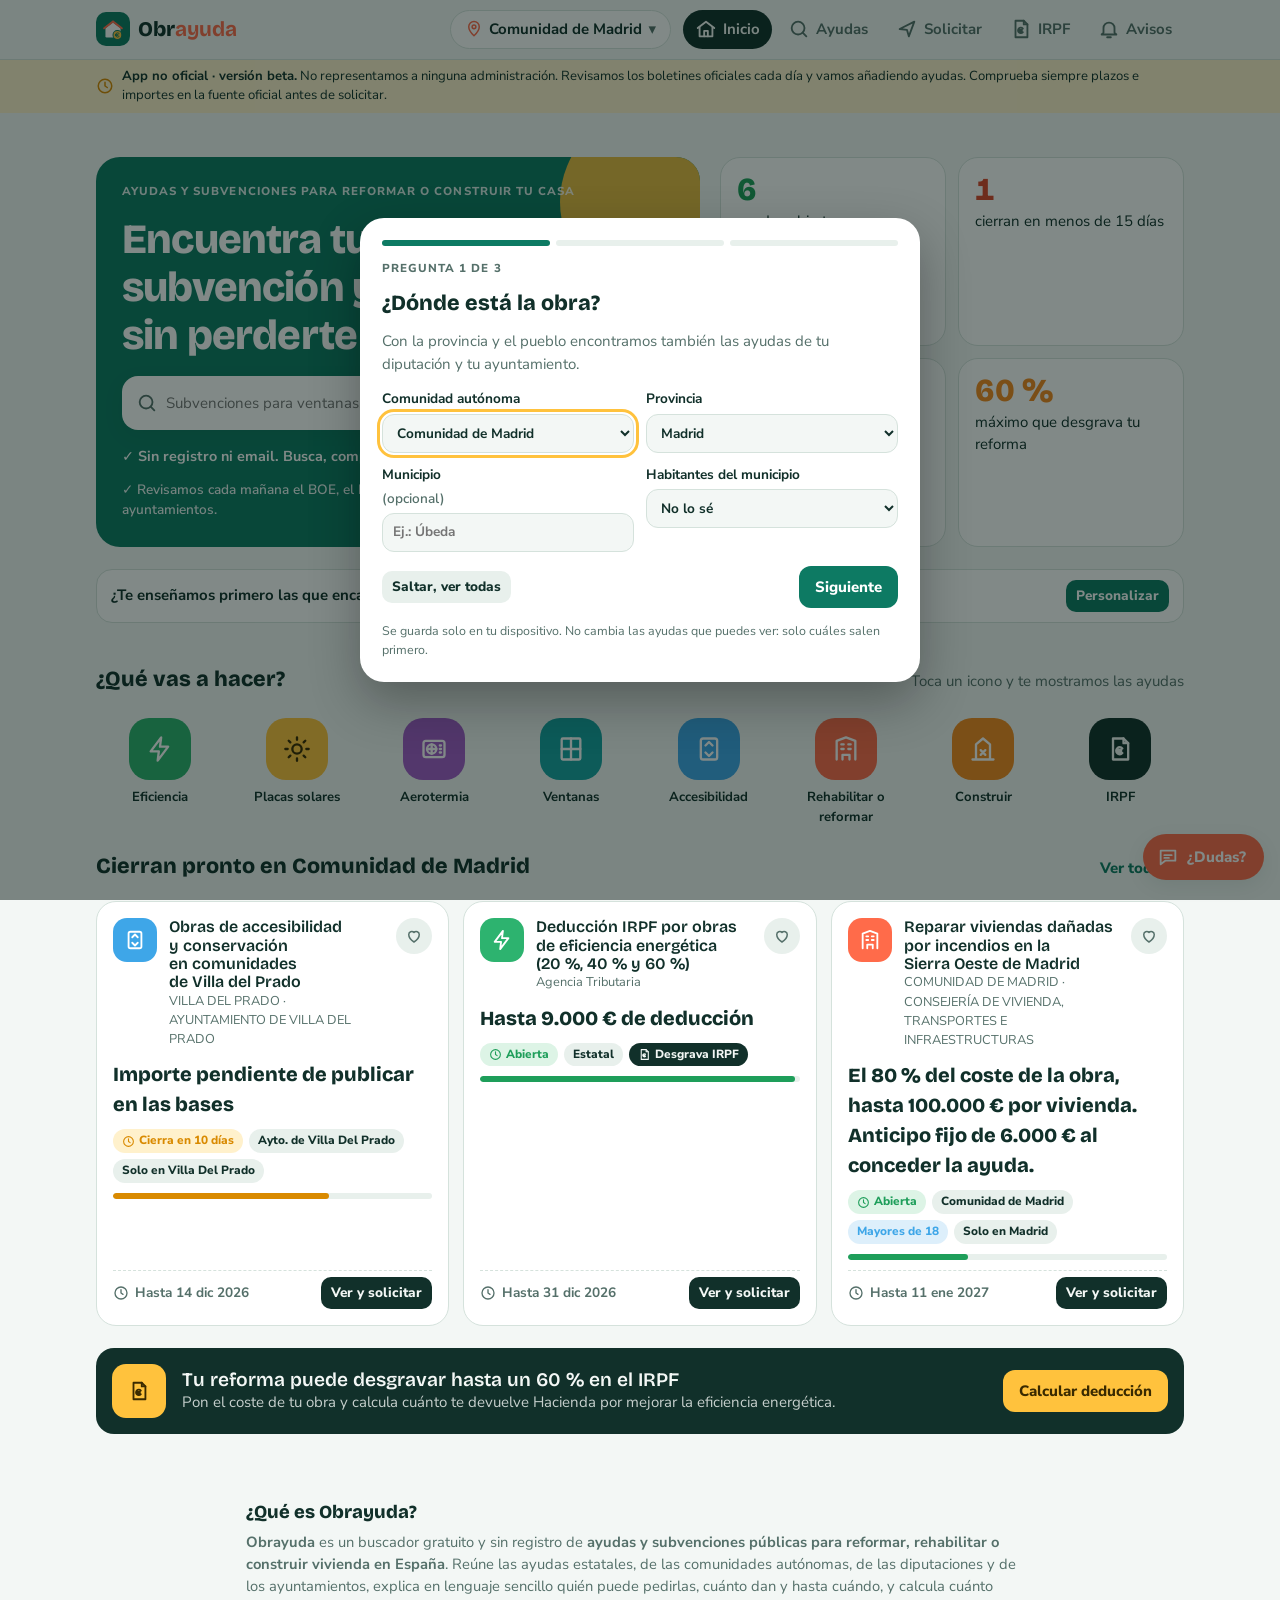
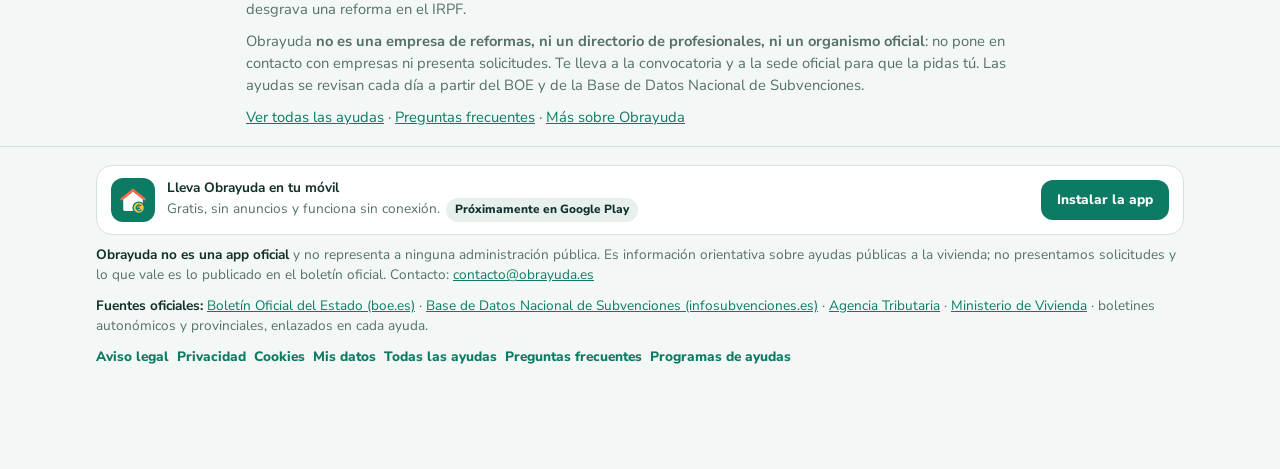
<file: web/index.html>
<!doctype html>
<html lang="es">
<head>
<meta charset="utf-8">
<meta name="viewport" content="width=device-width, initial-scale=1, viewport-fit=cover">
<meta name="description" content="Buscador de ayudas y subvenciones para reformar, rehabilitar o construir tu casa en España: estatales, de tu comunidad, tu diputación y tu ayuntamiento. Calcula la deducción del IRPF. Gratis y sin registro.">
<link rel="canonical" href="https://obrayuda.es/">
<meta property="og:type" content="website">
<meta property="og:url" content="https://obrayuda.es/">
<meta property="og:title" content="Obrayuda · Ayudas y subvenciones para reformar tu casa">
<meta property="og:description" content="Encuentra las subvenciones para tu obra, comprueba si cumples los requisitos y calcula cuánto te desgrava en el IRPF. Gratis y sin registro.">
<meta property="og:image" content="https://obrayuda.es/og.png">
<meta property="og:locale" content="es_ES">
<meta name="twitter:card" content="summary_large_image">
<script type="application/ld+json">
{"@context":"https://schema.org","@type":"WebApplication","name":"Obrayuda","url":"https://obrayuda.es/","applicationCategory":"FinanceApplication","operatingSystem":"Android, iOS, Web","inLanguage":"es","isAccessibleForFree":true,"offers":{"@type":"Offer","price":"0","priceCurrency":"EUR"},"description":"Buscador de ayudas y subvenciones para reformar, rehabilitar o construir vivienda en España, con calculadora de la deducción del IRPF por eficiencia energética."}
</script>
<meta name="theme-color" content="#0D7A63">
<link rel="manifest" href="manifest.webmanifest">
<link rel="icon" href="/favicon.ico" sizes="48x48">
<link rel="icon" href="icons/icon.svg" type="image/svg+xml">
<link rel="icon" href="icons/icon-96.png" type="image/png" sizes="96x96">
<script type="application/ld+json">
[{"@context":"https://schema.org","@type":"WebSite","name":"Obrayuda","alternateName":"Obrayuda.es","url":"https://obrayuda.es/"},
 {"@context":"https://schema.org","@type":"Organization","name":"Obrayuda","url":"https://obrayuda.es/","description":"Obrayuda es un buscador gratuito y sin registro de ayudas y subvenciones públicas para reformar, rehabilitar o construir vivienda en España. No es una empresa de reformas ni un directorio de profesionales.","logo":"https://obrayuda.es/icons/icon-512.png","email":"contacto@obrayuda.es"}]
</script>
<link rel="apple-touch-icon" href="icons/apple-touch-icon.png">
<style>
/* Reset base (equivalente al del prototipo) */
:root{color-scheme:light;padding-top:env(safe-area-inset-top,0px);padding-bottom:env(safe-area-inset-bottom,0px)}
body{margin:0;font:14px/1.5 system-ui,-apple-system,"Segoe UI",Roboto,sans-serif}
img{max-width:100%}
[hidden]{display:none!important}
</style>
<title>Obrayuda · Ayudas y subvenciones para reformar tu casa</title>
<link rel="preload" href="fonts/nunito-sans.woff2" as="font" type="font/woff2" crossorigin>
<link rel="preload" href="fonts/bricolage-grotesque.woff2" as="font" type="font/woff2" crossorigin>
<style>
/* Tipografías alojadas en la propia web (licencia SIL Open Font License, ver fonts/) */
@font-face{font-family:"Bricolage Grotesque";src:url(fonts/bricolage-grotesque.woff2) format("woff2-variations"),url(fonts/bricolage-grotesque.woff2) format("woff2");font-weight:200 800;font-style:normal;font-display:swap}
@font-face{font-family:"Nunito Sans";src:url(fonts/nunito-sans.woff2) format("woff2-variations"),url(fonts/nunito-sans.woff2) format("woff2");font-weight:200 1000;font-style:normal;font-display:swap}
</style>
<style>
/* Layout: app shell — header with location chip, view tabs (top on desktop, bottom bar on phone), one view at a time */
:root{
  --bg:#F3F7F5; --surface:#FFFFFF; --surface-2:#E8F0EC; --ink:#11302A; --muted:#55706A; --line:#D5E2DC;
  --brand:#0D7A63; --brand-ink:#FFFFFF; --sun:#FFC23D; --coral:#FF6B4A; --sky:#3EA6E8; --leaf:#2DB36F; --orange:#F28A1E; --teal:#16A3A3; --plum:#A35BC9;
  --ok:#1E9E5A; --warn:#D98A00; --bad:#D9472B;
  --ok-bg:#DDF4E6; --warn-bg:#FFF1CC; --bad-bg:#FFE2DA; --info-bg:#DDEFFB;
  --shadow:0 6px 20px rgba(17,48,42,.08);
  --f-display:"Bricolage Grotesque", "Avenir Next", system-ui, sans-serif;
  --f-body:"Nunito Sans", "Segoe UI", system-ui, sans-serif;
}
@media (prefers-color-scheme: dark){:root:not([data-theme="light"]){
  --bg:#0E1A17; --surface:#16251F; --surface-2:#1E3029; --ink:#E6F2EE; --muted:#9DB8B0; --line:#2A3F38;
  --brand:#33C29E; --brand-ink:#06201A; --sun:#FFCB57; --coral:#FF8466; --sky:#5DB8F0; --leaf:#45C882; --orange:#F59C3F; --teal:#2EC0C0; --plum:#C084E0;
  --ok:#4CD38A; --warn:#F2B33D; --bad:#FF7A5C;
  --ok-bg:#163A28; --warn-bg:#3A2F12; --bad-bg:#3D1F18; --info-bg:#132F42;
  --shadow:0 6px 20px rgba(0,0,0,.35); color-scheme:dark }}
:root[data-theme="dark"]{
  --bg:#0E1A17; --surface:#16251F; --surface-2:#1E3029; --ink:#E6F2EE; --muted:#9DB8B0; --line:#2A3F38;
  --brand:#33C29E; --brand-ink:#06201A; --sun:#FFCB57; --coral:#FF8466; --sky:#5DB8F0; --leaf:#45C882; --orange:#F59C3F; --teal:#2EC0C0; --plum:#C084E0;
  --ok:#4CD38A; --warn:#F2B33D; --bad:#FF7A5C;
  --ok-bg:#163A28; --warn-bg:#3A2F12; --bad-bg:#3D1F18; --info-bg:#132F42;
  --shadow:0 6px 20px rgba(0,0,0,.35); color-scheme:dark }

*{box-sizing:border-box}
body{background:var(--bg);color:var(--ink);font-family:var(--f-body);font-size:15px;line-height:1.5;padding-bottom:84px}
body::before{content:"";position:fixed;inset:0 0 auto;height:env(safe-area-inset-top,0px);z-index:30;background:var(--bg)}
h1,h2,h3{font-family:var(--f-display);line-height:1.15;text-wrap:balance;margin:0}
h1{font-size:clamp(1.7rem,4.5vw,2.6rem);font-weight:800;letter-spacing:-.02em}
h2{font-size:1.35rem;font-weight:800}
h3{font-size:1.05rem;font-weight:600}
p{margin:0}
a{color:var(--brand)}
button,input,select{font:inherit;color:inherit}
:focus-visible{outline:3px solid var(--sun);outline-offset:2px;border-radius:8px}
.wrap{max-width:1120px;margin:0 auto;padding-left:max(16px,env(safe-area-inset-left,0px));padding-right:max(16px,env(safe-area-inset-right,0px))}
.eyebrow{font-size:.72rem;font-weight:800;letter-spacing:.09em;text-transform:uppercase;color:var(--muted)}
.muted{color:var(--muted)}
.ico{width:22px;height:22px;flex:none;stroke:currentColor;fill:none;stroke-width:2;stroke-linecap:round;stroke-linejoin:round}

/* header */
header.top{position:sticky;top:env(safe-area-inset-top,0px);z-index:20;background:var(--bg);border-bottom:1px solid var(--line)}
.top .wrap{display:flex;align-items:center;gap:12px;padding-block:10px;flex-wrap:wrap}
.logo{display:flex;align-items:center;gap:8px;font-family:var(--f-display);font-weight:800;font-size:1.3rem;text-decoration:none;color:var(--ink)}
.logo-mark{width:34px;height:34px;border-radius:10px;background:var(--brand);display:grid;place-items:center;color:var(--brand-ink)}
.logo b{color:var(--coral)}
.loc{margin-left:auto;display:flex;align-items:center;gap:6px;background:var(--surface);border:1px solid var(--line);border-radius:999px;padding:4px 6px 4px 12px}
.loc select{border:0;background:transparent;font-weight:700;max-width:170px;padding:4px}
.tabs{display:flex;gap:4px}
.tab{display:flex;align-items:center;gap:6px;border:0;background:transparent;padding:8px 12px;border-radius:999px;font-weight:700;color:var(--muted);cursor:pointer}
.tab[aria-current="page"]{background:var(--ink);color:var(--bg)}
.tab .count{background:var(--coral);color:#fff;border-radius:999px;font-size:.7rem;padding:0 6px;min-width:18px;text-align:center}
@media (max-width:820px){
  .top .tabs{position:fixed;left:0;right:0;bottom:0;z-index:25;background:var(--surface);border-top:1px solid var(--line);justify-content:space-around;
    padding:6px max(8px,env(safe-area-inset-right,0px)) calc(6px + env(safe-area-inset-bottom,0px)) max(8px,env(safe-area-inset-left,0px))}
  .tab{flex-direction:column;gap:2px;font-size:.7rem;padding:6px 8px;position:relative}
  .tab .count{position:absolute;top:0;right:6px}
  .loc select{max-width:130px}
}

.demo{background:var(--warn-bg);color:var(--ink);font-size:.82rem}
.demo .wrap{padding-block:7px;display:flex;gap:8px;align-items:center}

main{padding-block:22px 40px}
section.view{display:flex;flex-direction:column;gap:22px}

/* hero */
.hero{display:grid;grid-template-columns:1.3fr 1fr;gap:20px;align-items:stretch}
.hero-main{background:var(--brand);color:var(--brand-ink);border-radius:24px;padding:26px;display:flex;flex-direction:column;gap:16px;position:relative;overflow:hidden}
.hero-main::after{content:"";position:absolute;right:-50px;top:-50px;width:190px;height:190px;border-radius:50%;background:var(--sun);opacity:.9}
.hero-main::before{content:"";position:absolute;right:70px;top:90px;width:70px;height:70px;border-radius:18px;background:var(--coral);transform:rotate(18deg);opacity:.9}
.hero-main > *{position:relative;z-index:1;max-width:520px}
.search{display:flex;align-items:center;gap:8px;background:var(--surface);color:var(--ink);border-radius:16px;padding:6px 6px 6px 14px;box-shadow:var(--shadow)}
.search input{border:0;background:transparent;flex:1;min-width:0;padding:8px 0;outline:none}
.btn{display:inline-flex;align-items:center;justify-content:center;gap:6px;border:0;border-radius:12px;padding:10px 16px;font-weight:800;cursor:pointer;text-decoration:none;background:var(--ink);color:var(--bg)}
.btn.alt{background:var(--surface-2);color:var(--ink)}
.btn.brand{background:var(--brand);color:var(--brand-ink)}
.btn.sm{padding:6px 10px;font-size:.85rem;border-radius:10px}
.btn:disabled{opacity:.45;cursor:not-allowed}
.stats{display:grid;grid-template-columns:1fr 1fr;gap:12px}
.stat{background:var(--surface);border-radius:20px;padding:16px;display:flex;flex-direction:column;gap:4px;border:1px solid var(--line);cursor:pointer;text-align:left}
.stat b{font-family:var(--f-display);font-size:2rem;font-weight:800;font-variant-numeric:tabular-nums;line-height:1}
.stat.s1 b{color:var(--ok)} .stat.s2 b{color:var(--bad)} .stat.s3 b{color:var(--sky)} .stat.s4 b{color:var(--orange)}

/* quick icons */
.quick{display:grid;grid-template-columns:repeat(8,1fr);gap:10px}
.qi{display:flex;flex-direction:column;align-items:center;gap:8px;border:0;background:transparent;cursor:pointer;font-weight:700;font-size:.82rem;text-align:center;padding:4px}
.qi span.b{width:62px;height:62px;border-radius:20px;display:grid;place-items:center;color:#fff;transition:transform .15s}
.qi:hover span.b{transform:translateY(-3px) rotate(-4deg)}
.qi .ico{width:28px;height:28px}
@media (max-width:820px){.hero{grid-template-columns:1fr}.quick{grid-template-columns:repeat(4,1fr)}}
.c-eficiencia{background:var(--leaf)} .c-solar{background:var(--sun);color:#3A2A00!important} .c-accesibilidad{background:var(--sky)}
.c-rehabilitacion{background:var(--coral)} .c-construccion{background:var(--orange)} .c-ventanas{background:var(--teal)} .c-aerotermia{background:var(--plum)} .c-irpf{background:var(--ink);color:var(--bg)!important}

.row-head{display:flex;align-items:baseline;justify-content:space-between;gap:12px;flex-wrap:wrap}
.linkbtn{border:0;background:none;color:var(--brand);font-weight:800;cursor:pointer;padding:0}

/* cards */
.grid{display:grid;grid-template-columns:repeat(auto-fill,minmax(300px,1fr));gap:14px}
.card{background:var(--surface);border:1px solid var(--line);border-radius:20px;padding:16px;display:flex;flex-direction:column;gap:10px;min-width:0}
.card-top{display:flex;gap:12px;align-items:flex-start}
.card-ico{width:44px;height:44px;border-radius:14px;display:grid;place-items:center;color:#fff;flex:none}
.card-title{flex:1;min-width:0}
.card-title h3{font-size:1rem}
.org{font-size:.8rem;color:var(--muted)}
.fav{border:0;background:var(--surface-2);width:36px;height:36px;border-radius:50%;display:grid;place-items:center;cursor:pointer;color:var(--muted);flex:none}
.fav[aria-pressed="true"]{color:var(--coral)}
.fav[aria-pressed="true"] .ico{fill:var(--coral)}
.amount{font-family:var(--f-display);font-weight:800;font-size:1.25rem}
.chips{display:flex;flex-wrap:wrap;gap:6px}
.chip{font-size:.74rem;font-weight:800;padding:3px 9px;border-radius:999px;background:var(--surface-2);color:var(--ink);display:inline-flex;align-items:center;gap:4px;white-space:nowrap}
.chip.ok{background:var(--ok-bg);color:var(--ok)} .chip.warn{background:var(--warn-bg);color:var(--warn)} .chip.bad{background:var(--bad-bg);color:var(--bad)} .chip.info{background:var(--info-bg);color:var(--sky)}
.chip.irpf{background:var(--ink);color:var(--bg)}
.chip .ico{width:13px;height:13px}
.card-foot{display:flex;align-items:center;justify-content:space-between;gap:8px;margin-top:auto;padding-top:6px;border-top:1px dashed var(--line);flex-wrap:wrap}
.deadline{font-size:.85rem;font-weight:700;display:flex;align-items:center;gap:6px}
.bar{height:6px;border-radius:6px;background:var(--surface-2);overflow:hidden}
.bar i{display:block;height:100%;border-radius:6px}

/* filters */
.filters{display:flex;flex-direction:column;gap:12px;background:var(--surface);border:1px solid var(--line);border-radius:20px;padding:14px}
.frow{display:flex;gap:8px;flex-wrap:wrap;align-items:center}
.pill{border:1.5px solid var(--line);background:var(--bg);border-radius:999px;padding:6px 12px;font-weight:700;font-size:.85rem;cursor:pointer;display:inline-flex;align-items:center;gap:6px}
.pill .dot{width:10px;height:10px;border-radius:50%}
.pill[aria-pressed="true"]{background:var(--ink);color:var(--bg);border-color:var(--ink)}
.flabel{font-size:.72rem;font-weight:800;letter-spacing:.08em;text-transform:uppercase;color:var(--muted);min-width:70px}
select.sel,input.inp{background:var(--bg);border:1.5px solid var(--line);border-radius:12px;padding:8px 10px;min-width:0}
.empty{padding:30px;text-align:center;border:2px dashed var(--line);border-radius:20px;color:var(--muted)}

/* drawer */
.scrim{position:fixed;inset:0;background:rgba(5,20,16,.45);z-index:40}
.drawer{position:fixed;top:0;right:0;bottom:0;width:min(560px,100%);background:var(--bg);z-index:41;overflow-y:auto;
  padding:calc(18px + env(safe-area-inset-top,0px)) max(18px,env(safe-area-inset-right,0px)) calc(24px + env(safe-area-inset-bottom,0px)) 18px;display:flex;flex-direction:column;gap:16px;box-shadow:-10px 0 40px rgba(0,0,0,.2)}
.drawer .close{align-self:flex-end}
.box{background:var(--surface);border:1px solid var(--line);border-radius:18px;padding:16px;display:flex;flex-direction:column;gap:10px}
ul.list{margin:0;padding:0;list-style:none;display:flex;flex-direction:column;gap:8px}
ul.list li{display:flex;gap:10px;align-items:flex-start}
ul.list li .ico{color:var(--brand);width:18px;height:18px;margin-top:2px}
ol.steps{margin:0;padding:0;list-style:none;counter-reset:s;display:flex;flex-direction:column;gap:10px}
ol.steps li{counter-increment:s;display:flex;gap:10px}
ol.steps li::before{content:counter(s);flex:none;width:26px;height:26px;border-radius:50%;background:var(--sun);color:#3A2A00;font-weight:800;display:grid;place-items:center;font-size:.85rem}

/* wizard */
.wiz-head{display:flex;gap:8px;flex-wrap:wrap}
.wstep{flex:1;min-width:120px;display:flex;align-items:center;gap:8px;padding:10px 12px;border-radius:14px;background:var(--surface);border:1.5px solid var(--line);cursor:pointer;font-weight:700;font-size:.88rem;text-align:left}
.wstep .n{width:24px;height:24px;border-radius:50%;background:var(--surface-2);display:grid;place-items:center;font-size:.8rem;flex:none}
.wstep[aria-current="step"]{border-color:var(--brand)}
.wstep[aria-current="step"] .n{background:var(--brand);color:var(--brand-ink)}
.wstep.done .n{background:var(--ok);color:#fff}
.check{display:flex;gap:10px;align-items:flex-start;padding:10px 12px;border-radius:12px;background:var(--bg);cursor:pointer}
.check input{width:20px;height:20px;accent-color:var(--brand);flex:none;margin-top:1px}
.doc{display:flex;align-items:center;gap:10px;padding:10px 12px;border-radius:12px;background:var(--bg);flex-wrap:wrap}
.doc .name{flex:1;min-width:160px}
.doc .file{font-size:.8rem;color:var(--ok);font-weight:700}
.upl{position:relative;overflow:hidden}
.upl input{position:absolute;inset:0;opacity:0;cursor:pointer}
.form{display:grid;grid-template-columns:1fr 1fr;gap:12px}
.form label{display:flex;flex-direction:column;gap:4px;font-weight:700;font-size:.85rem}
.form .full{grid-column:1/-1}
@media (max-width:560px){.form{grid-template-columns:1fr}}
.progress{display:flex;align-items:center;gap:10px;font-weight:800}
.progress .bar{flex:1;height:10px}
pre.sum{white-space:pre-wrap;background:var(--bg);border-radius:12px;padding:12px;font-size:.85rem;margin:0;font-family:ui-monospace,Menlo,monospace;overflow-x:auto}
.two{display:grid;grid-template-columns:1.2fr 1fr;gap:16px;align-items:start}
@media (max-width:820px){.two{grid-template-columns:1fr}}

/* irpf */
.mods{display:grid;grid-template-columns:repeat(3,1fr);gap:10px}
@media (max-width:620px){.mods{grid-template-columns:1fr}}
.mod{border:2px solid var(--line);background:var(--surface);border-radius:18px;padding:14px;cursor:pointer;text-align:left;display:flex;flex-direction:column;gap:4px}
.mod b{font-family:var(--f-display);font-size:2rem;font-weight:800;line-height:1}
.mod[aria-pressed="true"]{border-color:var(--brand);background:var(--ok-bg)}
.mod small{color:var(--muted);font-size:.8rem}
.tbl-wrap{overflow-x:auto}
table{width:100%;border-collapse:collapse;font-size:.88rem}
th{text-align:left;font-size:.72rem;letter-spacing:.07em;text-transform:uppercase;color:var(--muted);padding:6px 8px;border-bottom:1px solid var(--line)}
td{padding:6px 8px;border-bottom:1px solid var(--line);vertical-align:middle}
td input,td select{width:100%;min-width:90px;background:var(--bg);border:1px solid var(--line);border-radius:8px;padding:5px 7px}
td.num,th.num{text-align:right;font-variant-numeric:tabular-nums}
.rm{border:0;background:none;color:var(--bad);cursor:pointer;padding:4px}
.result{background:var(--ink);color:var(--bg);border-radius:20px;padding:18px;display:flex;flex-direction:column;gap:8px}
.result .big{font-family:var(--f-display);font-size:2.6rem;font-weight:800;color:var(--sun);line-height:1;font-variant-numeric:tabular-nums}
.kv{display:flex;justify-content:space-between;gap:10px;font-size:.9rem;font-variant-numeric:tabular-nums}
.alert{display:flex;gap:10px;align-items:flex-start;padding:10px 12px;border-radius:12px;font-size:.88rem}
.alert.bad{background:var(--bad-bg)} .alert.ok{background:var(--ok-bg)} .alert.info{background:var(--info-bg)}
.drop{border:2px dashed var(--brand);border-radius:16px;padding:18px;text-align:center;display:flex;flex-direction:column;align-items:center;gap:6px;background:var(--bg)}
.drop.over{background:var(--ok-bg)}

/* avisos */
.toggle{display:flex;align-items:center;gap:12px;justify-content:space-between;padding:10px 0;border-bottom:1px solid var(--line)}
.sw{appearance:none;width:46px;height:26px;border-radius:999px;background:var(--line);position:relative;cursor:pointer;flex:none;transition:background .15s}
.sw::after{content:"";position:absolute;top:3px;left:3px;width:20px;height:20px;border-radius:50%;background:#fff;transition:left .15s}
.sw:checked{background:var(--brand)} .sw:checked::after{left:23px}
.src{display:flex;gap:12px;align-items:flex-start}
.src .card-ico{width:38px;height:38px;border-radius:12px}
.toast{position:fixed;left:50%;transform:translateX(-50%);bottom:calc(96px + env(safe-area-inset-bottom,0px));background:var(--ink);color:var(--bg);padding:10px 16px;border-radius:12px;font-weight:700;z-index:60}
.btn.danger{background:var(--bad);color:#fff}
.foot{border-top:1px solid var(--line);font-size:.85rem;color:var(--muted)}
.foot .wrap{padding-block:18px;display:flex;flex-direction:column;gap:10px}
.que-es{padding-block:28px 8px;color:var(--muted);font-size:.92rem;max-width:820px}
.que-es h2{color:var(--ink);font-size:1.15rem;margin-bottom:8px}
.que-es p{margin:0 0 10px}
.app-cta{display:flex;gap:12px;align-items:center;flex-wrap:wrap;background:var(--surface);border:1px solid var(--line);border-radius:16px;padding:12px 14px}
.cookie{position:fixed;left:0;right:0;bottom:0;z-index:50;padding:0 max(12px,env(safe-area-inset-right,0px)) calc(12px + env(safe-area-inset-bottom,0px)) max(12px,env(safe-area-inset-left,0px))}
.cookie{pointer-events:none}
.cookie .in{pointer-events:auto;max-width:760px;margin:0 auto;background:var(--surface);border:1px solid var(--line);border-radius:18px;box-shadow:var(--shadow);padding:16px;display:flex;flex-direction:column;gap:10px}
@media (max-width:820px){.cookie{bottom:calc(64px + env(safe-area-inset-bottom,0px));padding-bottom:12px}}
.legal{display:flex;flex-direction:column;gap:10px;max-width:65ch}
.legal h3{margin-top:8px}
.legal p,.legal li{font-size:.9rem}
.legal ul{margin:0;padding-left:20px;display:flex;flex-direction:column;gap:4px}
.legal .ph{background:var(--warn-bg);padding:0 4px;border-radius:4px}
.legal-mini{display:grid;gap:4px;font-size:.8rem;color:var(--muted);border-top:1px dashed var(--line);padding-top:8px}
.legal-mini b{color:var(--ink);margin-right:6px}
button.loc{font:inherit;font-weight:700;color:var(--ink);cursor:pointer;padding:7px 14px;max-width:240px}
#loc-label{overflow:hidden;text-overflow:ellipsis;white-space:nowrap;min-width:0}
.onb{position:fixed;inset:0;z-index:47;background:rgba(5,20,16,.5);display:grid;place-items:center;padding:calc(16px + env(safe-area-inset-top,0px)) max(16px,env(safe-area-inset-right,0px)) calc(16px + env(safe-area-inset-bottom,0px)) max(16px,env(safe-area-inset-left,0px));overflow-y:auto}
.onb-card{background:var(--surface);border-radius:24px;width:min(560px,100%);padding:22px;display:flex;flex-direction:column;gap:14px;box-shadow:0 20px 50px rgba(0,0,0,.3)}
.onb-dots{display:flex;gap:6px}
.onb-dots i{flex:1;height:6px;border-radius:6px;background:var(--surface-2)}
.onb-dots i.on{background:var(--brand)}
.opts{display:grid;grid-template-columns:repeat(auto-fill,minmax(130px,1fr));gap:8px}
.opt{display:flex;align-items:center;gap:10px;border:2px solid var(--line);background:var(--bg);border-radius:14px;padding:10px;cursor:pointer;font-weight:700;text-align:left;font-size:.9rem}
.opt .card-ico{width:34px;height:34px;border-radius:10px}
.opt .card-ico .ico{width:18px;height:18px}
.opt[aria-pressed="true"]{border-color:var(--brand);background:var(--ok-bg)}
.opts.col{grid-template-columns:1fr}
.perfil{display:flex;align-items:center;gap:10px;flex-wrap:wrap;background:var(--surface);border:1px solid var(--line);border-radius:16px;padding:10px 14px}
.chip.fit{background:var(--sun);color:#3A2A00}
/* chat */
.chat-fab{position:fixed;right:max(16px,env(safe-area-inset-right,0px));bottom:calc(20px + env(safe-area-inset-bottom,0px));z-index:35;display:flex;align-items:center;gap:8px;border:0;border-radius:999px;padding:12px 18px 12px 14px;background:var(--coral);color:#fff;font-weight:800;cursor:pointer;box-shadow:var(--shadow)}
.chat{position:fixed;right:max(16px,env(safe-area-inset-right,0px));bottom:calc(20px + env(safe-area-inset-bottom,0px));z-index:45;width:min(390px,calc(100% - 32px));height:min(600px,calc(100% - 120px));background:var(--surface);border:1px solid var(--line);border-radius:22px;box-shadow:0 20px 50px rgba(0,0,0,.25);display:flex;flex-direction:column;overflow:hidden}
.chat-head{display:flex;align-items:center;gap:10px;padding:12px 14px;background:var(--brand);color:var(--brand-ink)}
.chat-head .close{margin-left:auto;border:0;background:rgba(255,255,255,.2);color:inherit;width:32px;height:32px;border-radius:50%;cursor:pointer;display:grid;place-items:center}
.chat-log{flex:1;overflow-y:auto;padding:14px;display:flex;flex-direction:column;gap:10px;background:var(--bg)}
.msg{max-width:88%;padding:10px 12px;border-radius:16px;font-size:.92rem;min-width:0}
.msg.bot{background:var(--surface);border:1px solid var(--line);border-bottom-left-radius:4px;align-self:flex-start}
.msg.me{background:var(--ink);color:var(--bg);border-bottom-right-radius:4px;align-self:flex-end}
.msg p+p{margin-top:6px}
.sugg{display:flex;flex-wrap:wrap;gap:6px}
.sugg button{border:1.5px solid var(--brand);background:var(--surface);color:var(--brand);border-radius:999px;padding:5px 10px;font-weight:700;font-size:.8rem;cursor:pointer;text-align:left}
.chat-in{display:flex;gap:8px;padding:10px;border-top:1px solid var(--line)}
.chat-in input{flex:1;min-width:0;background:var(--bg);border:1.5px solid var(--line);border-radius:12px;padding:9px 12px}
@media (max-width:820px){
  .chat-fab{bottom:calc(76px + env(safe-area-inset-bottom,0px));padding:12px}
  .chat-fab .lbl{display:none}
  .chat{right:0;left:0;bottom:0;width:100%;height:85%;border-radius:22px 22px 0 0;padding-bottom:env(safe-area-inset-bottom,0px)}
}
@media (prefers-reduced-motion:reduce){*{transition:none!important}}
</style>

</head>
<body>
<svg width="0" height="0" style="position:absolute" aria-hidden="true">
  <symbol id="i-home" viewBox="0 0 24 24"><path d="M3 11l9-7 9 7"/><path d="M5 10v10h14V10"/><path d="M10 20v-6h4v6"/></symbol>
  <symbol id="i-search" viewBox="0 0 24 24"><circle cx="11" cy="11" r="7"/><path d="M20 20l-4-4"/></symbol>
  <symbol id="i-eficiencia" viewBox="0 0 24 24"><path d="M13 2L4 14h7l-1 8 9-12h-7z"/></symbol>
  <symbol id="i-solar" viewBox="0 0 24 24"><circle cx="12" cy="12" r="4"/><path d="M12 2v2M12 20v2M4.9 4.9l1.4 1.4M17.7 17.7l1.4 1.4M2 12h2M20 12h2M4.9 19.1l1.4-1.4M17.7 6.3l1.4-1.4"/></symbol>
  <symbol id="i-accesibilidad" viewBox="0 0 24 24"><rect x="5" y="3" width="14" height="18" rx="2"/><path d="M9 9l3-3 3 3M9 15l3 3 3-3"/></symbol>
  <symbol id="i-rehabilitacion" viewBox="0 0 24 24"><path d="M4 21V5l8-3 8 3v16"/><path d="M9 21v-4h6v4M8 8h2M14 8h2M8 12h2M14 12h2"/></symbol>
  <symbol id="i-construccion" viewBox="0 0 24 24"><path d="M3 21h18M6 21V8l6-5 6 5v13"/><path d="M14 13l-4 4M10 13l4 4"/></symbol>
  <symbol id="i-ventanas" viewBox="0 0 24 24"><rect x="4" y="3" width="16" height="18" rx="1"/><path d="M12 3v18M4 12h16"/></symbol>
  <symbol id="i-aerotermia" viewBox="0 0 24 24"><rect x="3" y="5" width="18" height="14" rx="2"/><circle cx="10" cy="12" r="4"/><path d="M10 8v8M6 12h8M17 9h1M17 12h1M17 15h1"/></symbol>
  <symbol id="i-irpf" viewBox="0 0 24 24"><path d="M6 3h9l4 4v14H6z"/><path d="M15 3v4h4"/><path d="M14 11.5a3 3 0 100 4M9 13h4M9 14.5h4"/></symbol>
  <symbol id="i-doc" viewBox="0 0 24 24"><path d="M6 3h9l4 4v14H6z"/><path d="M15 3v4h4M9 12h6M9 16h6"/></symbol>
  <symbol id="i-bell" viewBox="0 0 24 24"><path d="M6 16V11a6 6 0 1112 0v5l2 2H4z"/><path d="M10 21h4"/></symbol>
  <symbol id="i-pin" viewBox="0 0 24 24"><path d="M12 21s7-6.5 7-12a7 7 0 10-14 0c0 5.5 7 12 7 12z"/><circle cx="12" cy="9" r="2.5"/></symbol>
  <symbol id="i-check" viewBox="0 0 24 24"><path d="M5 12l5 5 9-10"/></symbol>
  <symbol id="i-heart" viewBox="0 0 24 24"><path d="M12 20s-7-4.4-7-10a4 4 0 017-2.6A4 4 0 0119 10c0 5.6-7 10-7 10z"/></symbol>
  <symbol id="i-clock" viewBox="0 0 24 24"><circle cx="12" cy="12" r="9"/><path d="M12 7v5l3 2"/></symbol>
  <symbol id="i-upload" viewBox="0 0 24 24"><path d="M12 16V4M7 9l5-5 5 5"/><path d="M4 16v4h16v-4"/></symbol>
  <symbol id="i-x" viewBox="0 0 24 24"><path d="M6 6l12 12M18 6L6 18"/></symbol>
  <symbol id="i-ext" viewBox="0 0 24 24"><path d="M14 4h6v6M20 4l-9 9"/><path d="M18 14v6H4V6h6"/></symbol>
  <symbol id="i-send" viewBox="0 0 24 24"><path d="M4 12l16-8-6 16-2-7z"/></symbol>
  <symbol id="i-trash" viewBox="0 0 24 24"><path d="M4 7h16M9 7V4h6v3M6 7l1 13h10l1-13"/></symbol>
  <symbol id="i-copy" viewBox="0 0 24 24"><rect x="8" y="8" width="12" height="12" rx="2"/><path d="M16 8V4H4v12h4"/></symbol>
  <symbol id="i-boe" viewBox="0 0 24 24"><path d="M4 4h12l4 4v12H4z"/><path d="M8 10h8M8 14h8M8 18h5"/></symbol>
  <symbol id="i-db" viewBox="0 0 24 24"><ellipse cx="12" cy="6" rx="7" ry="3"/><path d="M5 6v12c0 1.7 3.1 3 7 3s7-1.3 7-3V6M5 12c0 1.7 3.1 3 7 3s7-1.3 7-3"/></symbol>
  <symbol id="i-chat" viewBox="0 0 24 24"><path d="M4 5h16v11H9l-5 4z"/><path d="M8 10h8M8 13h5"/></symbol>
  <symbol id="i-city" viewBox="0 0 24 24"><path d="M3 21h18M5 21V10l5-3v14M10 21V4l9 4v13M13 10h3M13 14h3M13 18h3"/></symbol>
</svg>

<header class="top">
  <div class="wrap">
    <a class="logo" href="#inicio" data-go="inicio"><img src="icons/icon.svg" width="34" height="34" alt="" style="border-radius:10px"><span>Obr<b>ayuda</b></span></a>
    <button class="loc" id="loc-btn" title="Dónde está la obra" aria-label="Cambiar dónde está la obra">
      <svg class="ico" style="width:18px;height:18px;color:var(--coral)"><use href="#i-pin"/></svg>
      <span id="loc-label"></span><span aria-hidden="true" class="muted">▾</span>
    </button>
    <nav class="tabs" aria-label="Secciones">
      <button class="tab" data-go="inicio"><svg class="ico"><use href="#i-home"/></svg>Inicio</button>
      <button class="tab" data-go="ayudas"><svg class="ico"><use href="#i-search"/></svg>Ayudas</button>
      <button class="tab" data-go="solicitud"><svg class="ico"><use href="#i-send"/></svg>Solicitar</button>
      <button class="tab" data-go="irpf"><svg class="ico"><use href="#i-irpf"/></svg>IRPF</button>
      <button class="tab" data-go="avisos"><svg class="ico"><use href="#i-bell"/></svg>Avisos<span class="count" id="fav-count" hidden>0</span></button>
    </nav>
  </div>
</header>
<div class="demo"><div class="wrap"><svg class="ico" style="width:18px;height:18px;color:var(--warn)"><use href="#i-clock"/></svg>
  <span><b>App no oficial · versión beta.</b> No representamos a ninguna administración. Revisamos los boletines oficiales cada día y vamos añadiendo ayudas. Comprueba siempre plazos e importes en la fuente oficial antes de solicitar.</span></div></div>

<main class="wrap">

<!-- INICIO -->
<section class="view" id="v-inicio">
  <div id="home-alerts"></div>
  <div class="hero">
    <div class="hero-main">
      <span class="eyebrow" style="color:inherit;opacity:.85">Ayudas y subvenciones para reformar o construir tu casa</span>
      <h1>Encuentra tu subvención y pídela sin perderte en el BOE</h1>
      <form class="search" id="hero-search" role="search">
        <svg class="ico" style="color:var(--muted)"><use href="#i-search"/></svg>
        <input id="hero-q" placeholder="Subvenciones para ventanas, ascensor…" aria-label="Buscar ayudas y subvenciones">
        <button class="btn brand" type="submit">Buscar</button>
      </form>
      <span style="display:flex;gap:8px;align-items:center;font-weight:700;font-size:.9rem">✓ Sin registro ni email. Busca, compara y calcula gratis.</span>
      <span id="hero-fuentes" style="display:flex;gap:8px;align-items:flex-start;font-weight:600;font-size:.85rem;opacity:.9;margin-top:-4px"></span>
    </div>
    <div class="stats" id="stats"></div>
  </div>

  <div id="perfil-bar"></div>
  <div id="push-cta"></div>
  <div id="fit-wrap" hidden><div class="row-head" style="margin-bottom:12px"><h2>Recomendadas para tu obra</h2><button class="linkbtn" id="fit-all">Ver todas →</button></div><div class="grid" id="home-fit"></div></div>

  <div class="row-head"><h2>¿Qué vas a hacer?</h2><span class="muted">Toca un icono y te mostramos las ayudas</span></div>
  <div class="quick" id="quick"></div>

  <div class="row-head"><h2>Cierran pronto en <span id="loc-name-1"></span></h2><button class="linkbtn" data-go="ayudas">Ver todas →</button></div>
  <div class="grid" id="home-soon"></div>

  <div class="box" style="flex-direction:row;align-items:center;gap:16px;flex-wrap:wrap;background:var(--ink);color:var(--bg);border:0">
    <span class="card-ico c-solar" style="width:54px;height:54px"><svg class="ico"><use href="#i-irpf"/></svg></span>
    <div style="flex:1;min-width:220px"><h3 style="font-size:1.2rem">Tu reforma puede desgravar hasta un 60 % en el IRPF</h3>
      <p style="opacity:.8">Pon el coste de tu obra y calcula cuánto te devuelve Hacienda por mejorar la eficiencia energética.</p></div>
    <button class="btn" style="background:var(--sun);color:#3A2A00" data-go="irpf">Calcular deducción</button>
  </div>
</section>

<!-- AYUDAS -->
<section class="view" id="v-ayudas" hidden>
  <div class="row-head"><h1 style="font-size:1.9rem">Ayudas y subvenciones para tu obra</h1><span class="muted" id="res-count"></span></div>
  <div class="filters">
    <div class="search" style="box-shadow:none;border:1.5px solid var(--line);background:var(--bg)">
      <svg class="ico" style="color:var(--muted)"><use href="#i-search"/></svg>
      <input id="q" placeholder="Busca ayudas o subvenciones: aislamiento, rampa, aerotermia…" aria-label="Buscar ayudas y subvenciones">
    </div>
    <div class="frow"><span class="flabel">Obra</span><div class="frow" id="f-tipo"></div></div>
    <div class="frow"><span class="flabel">Estado</span><div class="frow" id="f-estado"></div></div>
    <div class="frow"><span class="flabel">Ámbito</span><div class="frow" id="f-ambito"></div></div>
    <div class="frow"><span class="flabel">Para</span><div class="frow" id="f-dest"></div>
      <span class="flabel" style="margin-left:auto;min-width:0">Orden</span>
      <select class="sel" id="f-sort" aria-label="Ordenar"><option value="fit">Para ti</option><option value="plazo">Cierre más próximo</option><option value="importe">Mayor importe</option><option value="ambito">Más cercana (pueblo y provincia primero)</option></select>
    </div>
  </div>
  <div class="grid" id="list"></div>
</section>

<!-- SOLICITUD -->
<section class="view" id="v-solicitud" hidden>
  <div class="row-head"><h1 style="font-size:1.9rem">Asistente de solicitud</h1>
    <label class="frow"><span class="flabel">Ayuda</span><select class="sel" id="w-aid" aria-label="Ayuda a solicitar" style="max-width:340px"></select></label></div>
  <div class="wiz-head" id="w-head"></div>
  <div class="two">
    <div class="box" id="w-body"></div>
    <div class="box" id="w-side"></div>
  </div>
</section>

<!-- IRPF -->
<section class="view" id="v-irpf" hidden>
  <div class="row-head"><h1 style="font-size:1.9rem">Deducción en el IRPF por tu reforma</h1></div>
  <p class="muted" style="max-width:70ch">Deducciones estatales por obras de mejora de la eficiencia energética (disposición adicional 50.ª de la Ley del IRPF). Necesitas certificado energético antes y después de la obra y pagar por tarjeta o transferencia, nunca en efectivo.</p>
  <div class="mods" id="mods"></div>
  <div class="two">
    <div class="box">
      <div class="row-head"><h2>Tu obra</h2><span class="chip" id="o-ej">Ejemplo</span></div>
      <form class="form" id="obra-form">
        <label class="full">Coste de la obra, IVA incluido (€)<input class="inp" id="o-coste" inputmode="decimal" placeholder="Ej.: 11.200"></label>
        <label>Subvenciones recibidas para esta obra (€)<input class="inp" id="o-subv" inputmode="decimal" placeholder="0"></label>
        <label>¿Cómo la has pagado?<select class="sel" id="o-pago"><option value="banco">Tarjeta o transferencia</option><option value="mixto">Una parte en efectivo</option><option value="efectivo">Todo en efectivo</option></select></label>
        <label class="full" id="o-cash-wrap" hidden>Parte pagada en efectivo (€)<input class="inp" id="o-cash" inputmode="decimal"></label>
      </form>
      <div class="alert info"><span>Guarda tú las facturas y los justificantes de pago: Hacienda puede pedírtelos durante 4 años. Aquí no se suben archivos.</span></div>
    </div>
    <div style="display:flex;flex-direction:column;gap:14px">
      <div class="result" id="irpf-result"></div>
      <div class="box">
        <h3>Requisitos para deducir</h3>
        <div id="irpf-req" style="display:flex;flex-direction:column;gap:6px"></div>
      </div>
    </div>
  </div>
</section>

<!-- AVISOS -->
<section class="view" id="v-avisos" hidden>
  <div class="row-head"><h1 style="font-size:1.9rem">Avisos, plazos y tus datos</h1></div>
  <div class="two">
    <div style="display:flex;flex-direction:column;gap:14px">
      <div class="box"><h2>Mis ayudas guardadas</h2><div id="fav-list" style="display:flex;flex-direction:column;gap:10px"></div></div>
      <div class="box" id="privacy-box"></div>
    </div>
    <div style="display:flex;flex-direction:column;gap:14px">
      <div class="box" id="avisos-box"></div>
      <div class="box"><h2>De dónde salen los datos</h2><div id="sources" style="display:flex;flex-direction:column;gap:12px"></div>
        <p class="muted" style="font-size:.82rem" id="sync"></p></div>
    </div>
  </div>
</section>
</main>

<section class="que-es wrap" aria-labelledby="que-es-titulo">
  <h2 id="que-es-titulo">¿Qué es Obrayuda?</h2>
  <p><b>Obrayuda</b> es un buscador gratuito y sin registro de <b>ayudas y subvenciones públicas para reformar, rehabilitar o construir vivienda en España</b>. Reúne las ayudas estatales, de las comunidades autónomas, de las diputaciones y de los ayuntamientos, explica en lenguaje sencillo quién puede pedirlas, cuánto dan y hasta cuándo, y calcula cuánto desgrava una reforma en el IRPF.</p>
  <p>Obrayuda <b>no es una empresa de reformas, ni un directorio de profesionales, ni un organismo oficial</b>: no pone en contacto con empresas ni presenta solicitudes. Te lleva a la convocatoria y a la sede oficial para que la pidas tú. Las ayudas se revisan cada día a partir del BOE y de la Base de Datos Nacional de Subvenciones.</p>
  <p><a href="/subvenciones/">Ver todas las ayudas</a> · <a href="/preguntas/">Preguntas frecuentes</a> · <a href="/que-es-obrayuda/">Más sobre Obrayuda</a></p>
</section>
<footer class="foot"><div class="wrap">
  <div class="app-cta" id="app-cta">
    <img src="icons/icon.svg" width="44" height="44" alt="" style="border-radius:12px;flex:none">
    <div style="flex:1;min-width:200px"><b style="color:var(--ink)">Lleva Obrayuda en tu móvil</b><br>Gratis, sin anuncios y funciona sin conexión. <span class="chip" style="margin-left:2px">Próximamente en Google Play</span></div>
    <button class="btn brand" id="btn-install">Instalar la app</button>
  </div>
  <div><b style="color:var(--ink)">Obrayuda no es una app oficial</b> y no representa a ninguna administración pública. Es información orientativa sobre ayudas públicas a la vivienda; no presentamos solicitudes y lo que vale es lo publicado en el boletín oficial. Contacto: <a href="mailto:contacto@obrayuda.es">contacto@obrayuda.es</a></div>
  <div><b style="color:var(--ink)">Fuentes oficiales:</b> <a href="https://www.boe.es" target="_blank" rel="noopener">Boletín Oficial del Estado (boe.es)</a> · <a href="https://www.infosubvenciones.es" target="_blank" rel="noopener">Base de Datos Nacional de Subvenciones (infosubvenciones.es)</a> · <a href="https://sede.agenciatributaria.gob.es" target="_blank" rel="noopener">Agencia Tributaria</a> · <a href="https://www.mivau.gob.es" target="_blank" rel="noopener">Ministerio de Vivienda</a> · boletines autonómicos y provinciales, enlazados en cada ayuda.</div>
  <nav class="frow" aria-label="Legal"><button class="linkbtn" data-legal="aviso">Aviso legal</button><button class="linkbtn" data-legal="privacidad">Privacidad</button><button class="linkbtn" data-legal="cookies">Cookies</button><button class="linkbtn" data-go="avisos">Mis datos</button><a class="linkbtn" id="foot-valorar" hidden href="https://play.google.com/store/apps/details?id=es.reformayuda.app" target="_blank" rel="noopener" style="text-decoration:none">Valora la app</a><a class="linkbtn" href="/subvenciones/" style="text-decoration:none">Todas las ayudas</a><a class="linkbtn" href="/preguntas/" style="text-decoration:none">Preguntas frecuentes</a><a class="linkbtn" href="/programas/" style="text-decoration:none">Programas de ayudas</a></nav>
</div></footer>

<div class="cookie" id="valorar" hidden role="region" aria-label="Valorar Obrayuda"><div class="in">
  <b>Obrayuda es gratis y sin anuncios</b>
  <p style="font-size:.9rem">Si te está sirviendo, una valoración en Google Play ayuda a que la encuentren más personas que están buscando ayudas. Y si algo no funciona o echas algo en falta, cuéntanoslo.</p>
  <div class="frow"><a class="btn sm brand" id="val-play" href="https://play.google.com/store/apps/details?id=es.reformayuda.app" target="_blank" rel="noopener">Valorar en Google Play</a><a class="btn sm alt" id="val-mail" href="mailto:contacto@obrayuda.es?subject=Sugerencia%20para%20Obrayuda">Enviar una sugerencia</a><button class="btn sm alt" id="val-no">Ahora no</button></div>
</div></div>
<div class="cookie" id="cookie" hidden role="region" aria-label="Aviso de cookies"><div class="in">
  <b>Tu privacidad, primero</b>
  <p style="font-size:.9rem">Guardamos en tu dispositivo lo necesario para que la app funcione: tu zona, favoritos y borradores. Si aceptas, también mediremos el uso de forma anónima para mejorarla. Sin publicidad. <button class="linkbtn" data-legal="cookies">Más información</button></p>
  <div class="frow"><button class="btn sm" id="ck-rej">Solo necesarias</button><button class="btn sm" id="ck-acc">Aceptar</button><button class="btn alt sm" data-legal="cookies">Configurar</button></div>
</div></div>

<button class="chat-fab" id="chat-fab" aria-label="Abrir el asistente de dudas"><svg class="ico"><use href="#i-chat"/></svg><span class="lbl">¿Dudas?</span></button>
<section class="chat" id="chat" hidden aria-label="Asistente de dudas">
  <div class="chat-head"><span class="logo-mark" style="background:var(--sun);color:#3A2A00"><svg class="ico"><use href="#i-chat"/></svg></span>
    <div><b>Pregunta a Obrayuda</b><div style="font-size:.75rem;opacity:.85">Respuestas orientativas · no sale de tu móvil</div></div>
    <button class="close" id="chat-close" aria-label="Cerrar"><svg class="ico" style="width:16px;height:16px"><use href="#i-x"/></svg></button></div>
  <div class="chat-log" id="chat-log" aria-live="polite"></div>
  <form class="chat-in" id="chat-form"><input id="chat-q" placeholder="Ej.: ¿ayudas para el tejado?" aria-label="Tu pregunta" autocomplete="off"><button class="btn brand" type="submit" aria-label="Enviar"><svg class="ico" style="width:18px;height:18px"><use href="#i-send"/></svg></button></form>
</section>

<div class="onb" id="onb" hidden role="dialog" aria-modal="true" aria-label="Personaliza tus ayudas"><div class="onb-card" id="onb-card"></div></div>
<div class="scrim" id="scrim" hidden></div>
<aside class="drawer" id="drawer" hidden aria-modal="true" role="dialog"></aside>
<div class="toast" id="toast" hidden></div>

<script>
const TODAY = new Date(); TODAY.setHours(0,0,0,0);
const CCAA = ["Andalucía","Aragón","Asturias","Illes Balears","Canarias","Cantabria","Castilla y León","Castilla-La Mancha","Cataluña","Comunitat Valenciana","Extremadura","Galicia","Comunidad de Madrid","Región de Murcia","Navarra","País Vasco","La Rioja","Ceuta","Melilla"];
const TIPOS = {
  eficiencia:{n:"Eficiencia",l:"Aislamiento y eficiencia"}, solar:{n:"Placas solares",l:"Autoconsumo solar"},
  aerotermia:{n:"Aerotermia",l:"Calefacción y aerotermia"}, ventanas:{n:"Ventanas",l:"Ventanas y cerramientos"},
  accesibilidad:{n:"Accesibilidad",l:"Ascensor y accesibilidad"}, rehabilitacion:{n:"Rehabilitar o reformar",l:"Rehabilitar o reformar la casa, el piso o el edificio"},
  construccion:{n:"Construir",l:"Construir vivienda"}
};
/* Dónde y cómo se pide cada ayuda. Las deducciones no se solicitan: van en la declaración de la Renta;
   las bonificaciones de impuestos municipales se piden en el ayuntamiento. */
const RENTA_WEB="https://sede.agenciatributaria.gob.es/Sede/Renta.html";
const sedeGenerica=u=>{try{const x=new URL(u);return /^\/?(info\.0|eAdmin\/Sede|es\/?|sede\/?)?$/i.test(x.pathname.replace(/\/$/,""))||x.pathname==="/"}catch(e){return true}};
const buscarSede=(...t)=>"https://www.google.com/search?q="+encodeURIComponent(t.filter(Boolean).join(" "));
function comoPedir(a){
  if(a.id==="irpf-ee"||a.como==="renta")return{modo:"renta",
    texto:"Esta ayuda <b>no se solicita</b>: es una deducción que aplicas tú al hacer la <b>declaración de la Renta</b> del año en que pagaste la obra (se presenta de abril a junio del año siguiente). En Renta Web, ve al apartado de deducciones por obras de mejora de la eficiencia energética en vivienda e indica el importe, la referencia catastral y los datos de los certificados energéticos.",
    botones:[["Abrir Renta Web (Agencia Tributaria)",RENTA_WEB],["Calcular mi deducción","#irpf"]]};
  if(a.id==="mun-ibi"||a.id==="mun-icio"||a.como==="ayuntamiento"){const m=S.muni||"tu municipio";return{modo:"ayto",
    texto:a.id==="mun-icio"?`Se pide en el <b>Ayuntamiento de ${esc(m)}</b>, normalmente <b>a la vez que la licencia o la declaración responsable</b> de la obra. Comprueba antes en su ordenanza fiscal si existe y qué porcentaje aplica.`
      :`Se pide en el <b>Ayuntamiento de ${esc(m)}</b> (o en el organismo que cobra el IBI en tu provincia) <b>después de instalar y legalizar</b> las placas. Comprueba en su ordenanza fiscal si existe, el porcentaje y el plazo.`,
    botones:[["Buscar el trámite en la sede de mi ayuntamiento",buscarSede("sede electrónica ayuntamiento",S.muni,a.id==="mun-icio"?"bonificación ICIO":"bonificación IBI placas solares")]]}}
  if(/gestiona tu comunidad/i.test(a.org))return{modo:"sede",
    texto:`El Estado pone el dinero, pero <b>la convocatoria y la solicitud son de tu comunidad autónoma</b> (${esc(S.ccaa)}). Busca en su sede electrónica la convocatoria de ayudas a la rehabilitación del Plan Estatal de Vivienda, o activa los avisos y te diremos cuándo sale. Te pedirá identificarte con <b>Cl@ve, certificado digital o DNI electrónico</b>.`,
    botones:[["Buscar la convocatoria de mi comunidad",buscarSede(S.ccaa,"sede electrónica convocatoria ayudas rehabilitación Plan Estatal de Vivienda")],["Leer el plan en el BOE",a.url]]};
  const generica=!a.sede||sedeGenerica(a.sede);
  return{modo:"sede",generica,
    texto:`Se presenta en la <b>sede electrónica</b> de ${esc(a.org.split("·")[0].trim())}. ${generica?`El enlace lleva a la portada de la sede: allí <b>busca el trámite</b> «${esc(a.title)}» o «subvención» del año.`:"El enlace lleva al trámite."} Te pedirá identificarte con <b>Cl@ve, certificado digital o DNI electrónico</b>.${a.scope==="municipal"?" Muchos ayuntamientos también la admiten en papel en su registro.":""}`,
    botones:[[a.sede?"Ir a la sede para presentarla":"Buscar la sede para presentarla",a.sede||buscarSede(a.org.split("·")[0],"sede electrónica",a.title)],["Leer la convocatoria oficial",a.url]]};
}
const PERM={
  dr:{l:"Declaración responsable",c:"ok",d:"Presentas un papel en el ayuntamiento y puedes empezar"},
  dep:{l:"Depende de la obra",c:"warn",d:"Unas partes con declaración, otras con licencia"},
  lic:{l:"Licencia de obra",c:"bad",d:"Tienes que esperar a que el ayuntamiento te la dé"}};
const PERM_T={
  eficiencia:["dep","Aislar por dentro: declaración responsable. Aislar la fachada o el tejado por fuera: licencia en muchos municipios."],
  solar:["dr","En la mayoría de comunidades basta con declaración responsable o comunicación previa. En edificios protegidos o suelo rústico, licencia."],
  aerotermia:["dr","Declaración responsable. Si la máquina exterior va en la fachada o en el tejado común, avisa también a la comunidad."],
  ventanas:["dr","Declaración responsable si mantienes el aspecto de la fachada. Si lo cambias, licencia y permiso de la comunidad."],
  accesibilidad:["dep","Rampas, baño adaptado o salvaescaleras: declaración responsable. Ascensor nuevo: licencia con proyecto."],
  rehabilitacion:["lic","Si tocas estructura, fachada o tejado: licencia. Si solo son acabados interiores: declaración responsable."],
  construccion:["lic","Siempre licencia de obra mayor, con proyecto de arquitecto."]};
const permLevel=a=>a.tipo.map(t=>PERM_T[t][0]).reduce((m,x)=>["dr","dep","lic"].indexOf(x)>["dr","dep","lic"].indexOf(m)?x:m,"dr");
function permBox(a){return `<div class="box"><h3>¿Licencia o declaración responsable?</h3>
   <ul class="list">${a.tipo.map(t=>{const [lv,tx]=PERM_T[t];return `<li style="flex-direction:column;gap:4px"><span class="chips"><span class="chip">${TIPOS[t].n}</span><span class="chip ${PERM[lv].c}">${PERM[lv].l}</span></span><span style="font-size:.9rem">${tx}</span></li>`}).join("")}</ul>
   <p class="muted" style="font-size:.82rem">Con <b>declaración responsable</b> empiezas al presentarla. Con <b>licencia</b> esperas a que te la concedan. Lo decide cada ayuntamiento: confírmalo antes de empezar.</p></div>`}
const BOE="https://www.boe.es/", BDNS="https://www.infosubvenciones.es/bdnstrans/GE/es/convocatorias", AEAT="https://sede.agenciatributaria.gob.es/", MIVAU="https://www.mivau.gob.es/";

let AIDS = [], META = {};

/* ---------- state ---------- */
const PFX="rfm_";
const store = {
  get(k,d){try{const v=localStorage.getItem(PFX+k);return v?JSON.parse(v):d}catch(e){return d}},
  set(k,v){try{localStorage.setItem(PFX+k,JSON.stringify(v))}catch(e){}}
};
const S = {
  ccaa: store.get("ccaa","Comunidad de Madrid"),
  ...store.get("loc",{prov:"",muni:"",hab:0}), ambito:"todas",
  favs: new Set(store.get("favs",[])),
  q:"", tipos:new Set(), estado:"activas", dest:"todas", sort:"plazo",
  wiz: store.get("wiz",{}), wAid:"mad-rehab", wStep:0,
  mod: store.get("mod",40),
  obra: store.get("obra",{coste:11200,subv:0,pago:"banco",cash:0,ej:true}),
  alerts: (a=>({nuevas:a.nuevas!==false,plazos:a.plazos!==undefined?a.plazos:(a.cierre!==false||a.abre!==false)}))(store.get("alerts",{})),
  perfil: store.get("perfil",null)
};
const $=s=>document.querySelector(s);
const PREV_VISIT=(()=>{try{return localStorage.getItem("rfm_lastvisit")}catch(e){return null}})();
const esc=s=>String(s??"").replace(/[&<>"']/g,c=>({"&":"&amp;","<":"&lt;",">":"&gt;",'"':"&quot;","'":"&#39;"}[c]));
const icon=(n,cls="ico",st="")=>`<svg class="${cls}" style="${st}"><use href="#i-${n}"/></svg>`;
const eur=n=>new Intl.NumberFormat("es-ES",{style:"currency",currency:"EUR",maximumFractionDigits:0}).format(n||0);
const fdate=s=>new Date(s+"T00:00").toLocaleDateString("es-ES",{day:"numeric",month:"short",year:"numeric"});
const days=s=>Math.round((new Date(s+"T00:00")-TODAY)/864e5);
const pad=n=>String(n).padStart(2,"0");
const shiftDate=(s,n)=>{const d=new Date(s+"T00:00");d.setDate(d.getDate()+n);return `${d.getFullYear()}-${pad(d.getMonth()+1)}-${pad(d.getDate())}`};
function calEvents(a){
  const st=status(a);
  if(st.k==="proxima")return [["El día que abre",a.abre,"Abre: "+a.title]];
  if(st.k==="cerrada"||!a.cierra)return [];
  const ev=[];
  if(days(a.cierra)>7)ev.push(["Una semana antes",shiftDate(a.cierra,-7),"Quedan 7 días: "+a.title]);
  ev.push(["El último día",a.cierra,"Último día: "+a.title]);
  return ev;
}
function calLinks(a,[label,date,title]){
  const e=encodeURIComponent, end=shiftDate(date,1);
  const det=`${a.org}\n${a.imp}\nPlazo: ${a.cierra?"hasta "+fdate(a.cierra):a.plazo}\nFuente oficial: ${a.url}\n\nRecordatorio creado con Obrayuda.`;
  const g=`https://calendar.google.com/calendar/render?action=TEMPLATE&text=${e(title)}&dates=${date.replace(/-/g,"")}/${end.replace(/-/g,"")}&details=${e(det)}`;
  const o=`https://outlook.live.com/calendar/0/deeplink/compose?path=%2Fcalendar%2Faction%2Fcompose&rru=addevent&subject=${e(title)}&startdt=${date}&enddt=${end}&allday=true&body=${e(det)}`;
  return `<div class="doc" style="padding:8px 10px"><div class="name"><b>${label}</b><div class="muted" style="font-size:.8rem">${fdate(date)}</div></div>
    <a class="btn alt sm" href="${g}" target="_blank" rel="noopener">${icon("clock","ico","width:15px;height:15px")}Google</a>
    <a class="btn alt sm" href="${o}" target="_blank" rel="noopener">${icon("clock","ico","width:15px;height:15px")}Outlook</a></div>`;
}
function remindBox(a){
  const ev=calEvents(a); if(!ev.length&&!a.cierra&&status(a).k!=="proxima")return `<div class="box"><h3>No te olvides</h3><p class="muted" style="font-size:.9rem">Esta ayuda no tiene una fecha fija de cierre: ${esc(a.plazo||"consulta la convocatoria")}. Guárdala y te avisaremos si cambia.</p>${favBtn(a)}</div>`;
  if(!ev.length)return "";
  return `<div class="box"><h3>No te olvides del plazo</h3>
    <div class="frow">${favBtn(a)}<span class="muted" style="font-size:.85rem;flex:1;min-width:180px">${S.favs.has(a.id)?"Te avisaremos al abrir Obrayuda cuando queden 7 días.":"Guárdala y te avisaremos al abrir Obrayuda."}</span></div>
    <span class="eyebrow" style="margin-top:4px">Añadir a tu calendario</span>
    ${ev.map(x=>calLinks(a,x)).join("")}
    <p class="muted" style="font-size:.78rem">Se abre tu calendario con el evento ya escrito; solo tienes que guardarlo. Obrayuda no ve tu calendario.</p></div>`;
}
const favBtn=a=>`<button class="btn ${S.favs.has(a.id)?"alt":"brand"} sm" data-fav="${a.id}" aria-pressed="${S.favs.has(a.id)}">${icon(S.favs.has(a.id)?"check":"bell","ico","width:16px;height:16px")}${S.favs.has(a.id)?"Te avisaremos":"Avisarme"}</button>`;

function status(a){
  if(days(a.abre)>0) return {k:"proxima",t:`Abre en ${days(a.abre)} días`,c:"info"};
  if(!a.cierra) return {k:"abierta",t:"Abierta",c:"ok"};
  const d=days(a.cierra);
  if(d<0) return {k:"cerrada",t:"Cerrada",c:"bad"};
  if(d<=15) return {k:"abierta",t:d===0?"Cierra hoy":`Cierra en ${d} días`,c:"warn",soon:true};
  return {k:"abierta",t:"Abierta",c:"ok"};
}
function inZone(a){
  if(a.ccaa!=="all"&&a.ccaa!==S.ccaa)return false;
  if(a.prov&&S.prov&&a.prov!==S.prov)return false;
  if(a.muni&&S.muni&&norm(a.muni)!==norm(S.muni))return false;
  if(a.maxHab&&S.hab&&S.hab>a.maxHab)return false;
  const ed=S.perfil&&S.perfil.edad;
  if(a.edad&&ed){if(a.edad.max&&ed!=="joven")return false;if(a.edad.min&&ed!=="mayor")return false}
  return true}
const fmtN=n=>new Intl.NumberFormat("es-ES").format(n);
const BOL_CCAA={"Andalucía":"BOJA","Aragón":"BOA","Asturias":"BOPA","Illes Balears":"BOIB","Canarias":"BOC","Cantabria":"BOC","Castilla y León":"BOCYL","Castilla-La Mancha":"DOCM","Cataluña":"DOGC","Comunitat Valenciana":"DOGV","Extremadura":"DOE","Galicia":"DOG","Comunidad de Madrid":"BOCM","Región de Murcia":"BORM","Navarra":"BON","País Vasco":"BOPV","La Rioja":"BOR","Ceuta":"BOCCE","Melilla":"BOME"};
// Dónde se publica cada ayuda: BOE, boletín de la comunidad, boletín de la provincia o ayuntamiento.
const boletin=a=>a.scope==="estatal"?"BOE":a.scope==="autonomica"?`${BOL_CCAA[a.ccaa]||"Boletín autonómico"} · ${a.ccaa}`:a.scope==="provincial"?`BOP de ${a.prov}`:a.muni?`Ayto. de ${a.muni} · BOP${a.prov?" de "+a.prov:""}`:"Ordenanzas municipales";
const scopeLabel=a=>a.scope==="estatal"?"Estatal":a.scope==="autonomica"?a.ccaa:a.scope==="provincial"?"Provincia de "+a.prov:a.muni?"Ayto. de "+a.muni:"Tu ayuntamiento";
const limChips=a=>(a.edad?`<span class="chip info">${a.edad.max?"Menores de "+a.edad.max:"Mayores de "+a.edad.min}</span>`:"")+(a.maxHab?`<span class="chip warn">Municipios &lt; ${fmtN(a.maxHab)} hab.</span>`:"")+((a.muni&&!S.muni)||(a.prov&&!S.prov)?`<span class="chip">Solo en ${esc(a.muni||a.prov)}</span>`:"");
const pDest=()=>S.perfil?(S.perfil.uso==="edificio"?"edificio":"vivienda"):null;
function fit(a){if(!S.perfil)return 0;const t=a.tipo.filter(x=>S.perfil.tipos.includes(x)).length;if(!t)return 0;
  return t*2+(a.dest.includes(pDest())?2:0)+(a.scope!=="estatal"?.5:0)+(status(a).k==="abierta"?1:0)}
const fits=a=>S.perfil&&a.tipo.some(x=>S.perfil.tipos.includes(x))&&a.dest.includes(pDest());
const mainTipo=a=>a.tipo[0];
function toast(t){const el=$("#toast");el.textContent=t;el.hidden=false;clearTimeout(toast.t);toast.t=setTimeout(()=>el.hidden=true,2200)}

/* ---------- nav ---------- */
const VIEWS=["inicio","ayudas","solicitud","irpf","avisos"];
function go(v){
  if(!VIEWS.includes(v)) v="inicio";
  VIEWS.forEach(x=>$("#v-"+x).hidden=x!==v);
  document.querySelectorAll(".tab").forEach(b=>b.setAttribute("aria-current",b.dataset.go===v?"page":"false"));
  try{history.replaceState(null,"","#"+v)}catch(e){}
  window.scrollTo({top:0});
  render();
}
document.addEventListener("click",e=>{const g=e.target.closest("[data-go]");if(g){e.preventDefault();go(g.dataset.go)}});

/* ---------- location ---------- */
const PROV={"Andalucía":["Almería","Cádiz","Córdoba","Granada","Huelva","Jaén","Málaga","Sevilla"],"Aragón":["Huesca","Teruel","Zaragoza"],"Asturias":["Asturias"],"Illes Balears":["Illes Balears"],
 "Canarias":["Las Palmas","Santa Cruz de Tenerife"],"Cantabria":["Cantabria"],"Castilla y León":["Ávila","Burgos","León","Palencia","Salamanca","Segovia","Soria","Valladolid","Zamora"],
 "Castilla-La Mancha":["Albacete","Ciudad Real","Cuenca","Guadalajara","Toledo"],"Cataluña":["Barcelona","Girona","Lleida","Tarragona"],"Comunitat Valenciana":["Alicante","Castellón","Valencia"],
 "Extremadura":["Badajoz","Cáceres"],"Galicia":["A Coruña","Lugo","Ourense","Pontevedra"],"Comunidad de Madrid":["Madrid"],"Región de Murcia":["Murcia"],"Navarra":["Navarra"],
 "País Vasco":["Álava","Bizkaia","Gipuzkoa"],"La Rioja":["La Rioja"],"Ceuta":["Ceuta"],"Melilla":["Melilla"]};
const HABS=[[1000,"Menos de 1.000"],[5000,"De 1.000 a 5.000"],[10000,"De 5.000 a 10.000"],[20000,"De 10.000 a 20.000"],[50000,"De 20.000 a 50.000"],[9000000,"Más de 50.000"]];
const multiProv=()=>(PROV[S.ccaa]||[]).length>1;
const locShort=()=>S.muni||(S.prov&&multiProv()?S.prov:"")||S.ccaa;
const locLong=()=>[S.muni,S.prov,S.ccaa].filter(Boolean).filter((x,i,a)=>a.indexOf(x)===i).join(", ");
function updLocBtn(){$("#loc-label").textContent=locShort()}
function setLoc(v){S.ccaa=v.ccaa;S.prov=v.prov||"";S.muni=(v.muni||"").trim();S.hab=+v.hab||0;
  store.set("ccaa",S.ccaa);store.set("loc",{prov:S.prov,muni:S.muni,hab:S.hab});updLocBtn();if(typeof syncPush==="function")syncPush()}
function locForm(el,v,onCh){
  const provs=PROV[v.ccaa]||[]; if(provs.length===1)v.prov=provs[0];
  const id=el.id, ch=()=>onCh&&onCh();
  el.innerHTML=`<div class="form">
   <label>Comunidad autónoma<select class="sel" id="${id}-c">${CCAA.map(c=>`<option ${c===v.ccaa?"selected":""}>${c}</option>`).join("")}</select></label>
   <label>Provincia<select class="sel" id="${id}-p">${provs.length>1?`<option value="" ${v.prov?"":"selected"} disabled>Elige tu provincia</option>`:""}${provs.map(p=>`<option ${p===v.prov?"selected":""}>${p}</option>`).join("")}</select></label>
   <label>Municipio <span class="muted" style="font-weight:600">(opcional)</span><input class="inp" id="${id}-m" value="${esc(v.muni||"")}" placeholder="Ej.: Úbeda" autocomplete="address-level2"></label>
   <label>Habitantes del municipio<select class="sel" id="${id}-h"><option value="">No lo sé</option>${HABS.map(([n,l])=>`<option value="${n}" ${+v.hab===n?"selected":""}>${l}</option>`).join("")}</select></label></div>`;
  $(`#${id}-c`).onchange=e=>{v.ccaa=e.target.value;v.prov="";v.muni="";locForm(el,v,onCh);ch()};
  $(`#${id}-p`).onchange=e=>{v.prov=e.target.value;ch()};
  $(`#${id}-m`).oninput=e=>{v.muni=e.target.value;ch()};
  $(`#${id}-h`).onchange=e=>{v.hab=+e.target.value||0;ch()};
}
function openLoc(){
  const v={ccaa:S.ccaa,prov:S.prov,muni:S.muni,hab:S.hab}, d=$("#drawer");
  d.innerHTML=`<button class="btn alt sm close" id="d-close">${icon("x","ico","width:16px;height:16px")}Cerrar</button>
   <span class="eyebrow">Ubicación de la obra</span><h2>¿Dónde está la obra?</h2>
   <p class="muted">Cuanto más concretes, más ayudas encontramos: también las de tu diputación, las de tu ayuntamiento y las que son solo para pueblos pequeños.</p>
   <div class="box" id="loc-f"></div>
   <div class="box" style="gap:8px"><span class="eyebrow">Buscaremos ayudas de</span><div class="chips" id="loc-levels"></div></div>
   <button class="btn brand" id="loc-save" style="align-self:flex-start">Guardar ubicación</button>`;
  const lv=()=>{$("#loc-levels").innerHTML=[["España","BOE"],[v.ccaa,"boletín autonómico"],v.prov?["Provincia de "+v.prov,"diputación · BOP"]:null,v.muni.trim()?["Ayto. de "+v.muni.trim(),"ordenanzas y ayudas locales"]:null]
     .filter(Boolean).map(([a,b])=>`<span class="chip ok">${icon("check")}${esc(a)} <span style="font-weight:600;opacity:.8">· ${b}</span></span>`).join("")+
     (v.hab?`<span class="chip fit">Municipio: ${esc(HABS.find(h=>h[0]===+v.hab)[1].toLowerCase())} hab.</span>`:"")};
  locForm($("#loc-f"),v,lv);lv();
  d.hidden=false;$("#scrim").hidden=false;$("#d-close").onclick=closeDrawer;$("#d-close").focus();
  $("#loc-save").onclick=()=>{setLoc(v);closeDrawer();render();toast("Mostrando ayudas para "+locShort())};
}
$("#loc-btn").onclick=openLoc;
updLocBtn();

/* ---------- card ---------- */
function card(a){
  const st=status(a), t=mainTipo(a);
  let barPct=0, barCol="var(--ok)";
  if(a.cierra&&st.k==="abierta"){const tot=days(a.cierra)-days(a.abre);barPct=Math.max(4,Math.min(100,100*(-days(a.abre))/tot));barCol=st.soon?"var(--warn)":"var(--ok)"}
  return `<article class="card">
    <div class="card-top">
      <span class="card-ico c-${t}">${icon(t)}</span>
      <div class="card-title"><h3>${esc(a.title)}</h3><div class="org">${esc(a.org)}</div></div>
      <button class="fav" data-fav="${a.id}" aria-pressed="${S.favs.has(a.id)}" aria-label="Guardar">${icon("heart","ico","width:18px;height:18px")}</button>
    </div>
    <div class="amount">${esc(a.imp)}</div>
    <div class="chips">
      <span class="chip ${st.c}">${icon("clock")}${st.t}</span>
      <span class="chip">${esc(scopeLabel(a))}</span>${limChips(a)}
      ${fits(a)?`<span class="chip fit">${icon("check")}Encaja contigo</span>`:""}
      ${a.irpf?`<span class="chip irpf">${icon("irpf")}Desgrava IRPF</span>`:""}
      ${a.ejemplo?`<span class="chip">Ejemplo</span>`:""}
    </div>
    ${barPct?`<div class="bar" title="Plazo transcurrido"><i style="width:${barPct}%;background:${barCol}"></i></div>`:""}
    <div class="card-foot">
      <span class="deadline muted">${icon("clock","ico","width:16px;height:16px")}${a.cierra?"Hasta "+fdate(a.cierra):esc(a.plazo)}</span>
      <button class="btn sm" data-open="${a.id}">Ver y solicitar</button>
    </div></article>`;
}
document.addEventListener("click",e=>{
  const f=e.target.closest("[data-fav]");
  if(f){const id=f.dataset.fav;S.favs.has(id)?S.favs.delete(id):S.favs.add(id);store.set("favs",[...S.favs]);syncPush();
    toast(S.favs.has(id)?"Guardada. Te avisaremos al abrir Obrayuda":"Quitada de tus ayudas");render();
    if(!$("#drawer").hidden&&$("#drawer").dataset.id===id)openDrawer(id);return}
  const o=e.target.closest("[data-open]"); if(o) openDrawer(o.dataset.open);
  const s=e.target.closest("[data-start]"); if(s){closeDrawer();S.wAid=s.dataset.start;S.wStep=0;go("solicitud")}
});

/* ---------- drawer ---------- */
function openDrawer(id){if(id)contar("fichas");
  const a=AIDS.find(x=>x.id===id), st=status(a), t=mainTipo(a);
  const d=$("#drawer");d.dataset.id=id;
  d.innerHTML=`<button class="btn alt sm close" id="d-close">${icon("x","ico","width:16px;height:16px")}Cerrar</button>
   <div class="card-top"><span class="card-ico c-${t}" style="width:54px;height:54px">${icon(t)}</span>
     <div class="card-title"><span class="eyebrow">${esc(/^BDNS/.test(a.fuente)?boletin(a):a.fuente)}</span><h2>${esc(a.title)}</h2><div class="org">${esc(a.org)}</div></div></div>
   <div class="chips"><span class="chip ${st.c}">${icon("clock")}${st.t}</span><span class="chip">${esc(scopeLabel(a))}</span>${limChips(a)}${a.tipo.map(x=>`<span class="chip">${TIPOS[x].n}</span>`).join("")}${a.irpf?`<span class="chip irpf">Compatible con deducción IRPF</span>`:""}</div>
   <div class="box" style="flex-direction:row;gap:20px;flex-wrap:wrap">
     <div><span class="eyebrow">Importe</span><div class="amount">${esc(a.imp)}</div></div>
     <div><span class="eyebrow">Plazo</span><div style="font-weight:800">${a.cierra?fdate(a.abre)+" – "+fdate(a.cierra):esc(a.plazo)}</div></div>
   </div>
   <p>${esc(a.resumen)}</p>
   ${remindBox(a)}
   <div class="box"><h3>Requisitos</h3><ul class="list">${a.req.map(r=>`<li>${icon("check")}${esc(r)}</li>`).join("")}</ul></div>
   <div class="box"><h3>Documentos que necesitas</h3><ul class="list">${a.docs.map(r=>`<li>${icon("doc")}${esc(r)}</li>`).join("")}</ul></div>
   ${permBox(a)}
   <div class="box"><h3>Cómo se pide</h3><ol class="steps">${a.pasos.map(p=>`<li>${esc(p)}</li>`).join("")}</ol></div>
   <div class="frow">
     <button class="btn brand" data-start="${a.id}" ${st.k==="cerrada"?"disabled":""}>${icon("send","ico","width:18px;height:18px")}Empezar solicitud</button>
     <a class="btn alt" data-oficial href="${a.url}" target="_blank" rel="noopener">${icon("ext","ico","width:18px;height:18px")}Ver convocatoria oficial</a>
     <button class="btn alt" data-fav="${a.id}" aria-pressed="${S.favs.has(a.id)}">${icon("heart","ico","width:18px;height:18px")}${S.favs.has(a.id)?"Guardada":"Guardar"}</button>
   </div>
   ${a.revisada?`<p class="muted" style="font-size:.8rem">Revisada por Obrayuda el ${fdate(a.revisada)}. Si ves algún error, escríbenos a <a href="mailto:contacto@obrayuda.es">contacto@obrayuda.es</a>.</p>`:""}`;
  d.hidden=false;$("#scrim").hidden=false;$("#d-close").focus();
  $("#d-close").onclick=closeDrawer;
}
function closeDrawer(){$("#drawer").dataset.id="";$("#drawer").hidden=true;$("#scrim").hidden=true}
$("#scrim").onclick=closeDrawer;
document.addEventListener("keydown",e=>{if(e.key==="Escape")closeDrawer()});

/* ---------- inicio ---------- */
let alertsDismissed=false;
function notices(){
  const out=[];
  if(S.alerts.plazos)AIDS.filter(a=>S.favs.has(a.id)&&status(a).k==="abierta"&&a.cierra&&days(a.cierra)<=7)
    .forEach(a=>out.push({a,c:"bad",t:days(a.cierra)===0?"Hoy es el último día":`Quedan ${days(a.cierra)} días`}));
  if(S.alerts.plazos)AIDS.filter(a=>S.favs.has(a.id)).forEach(a=>{const d=days(a.abre);
    if(d>0&&d<=7)out.push({a,c:"info",t:`Abre en ${d} días`});
    else if(PREV_VISIT&&d<=0&&a.abre>PREV_VISIT)out.push({a,c:"ok",t:"Ya está abierta"})});
  if(S.alerts.nuevas&&PREV_VISIT)AIDS.filter(a=>!S.favs.has(a.id)&&inZone(a)&&a.abre>PREV_VISIT&&days(a.abre)<=0&&status(a).k==="abierta"&&(!S.perfil||fit(a)>0))
    .forEach(a=>out.push({a,c:"fit",t:"Nueva en tu zona"}));
  return out;
}
function renderNotices(){
  const n=alertsDismissed?[]:notices();
  $("#home-alerts").innerHTML=n.length?`<div class="box" style="border:2px solid var(--coral);gap:8px">
    <div class="row-head"><h3>${icon("bell","ico","width:18px;height:18px;color:var(--coral);vertical-align:-3px")} Tienes ${n.length} ${n.length===1?"aviso":"avisos"}</h3><button class="linkbtn" id="al-dismiss">Entendido</button></div>
    ${n.map(({a,c,t})=>`<div class="doc"><span class="chip ${c}">${t}</span><div class="name"><b>${esc(a.title)}</b><div class="muted" style="font-size:.8rem">${esc(a.org)}</div></div><button class="btn sm" data-open="${a.id}">Ver</button></div>`).join("")}</div>`:"";
  if(n.length)$("#al-dismiss").onclick=()=>{alertsDismissed=true;renderNotices()};
}
function renderHome(){
  renderPushCta();
  renderNotices();
  const zone=AIDS.filter(inZone), open=zone.filter(a=>status(a).k==="abierta");
  const soon=open.filter(a=>status(a).soon), next=zone.filter(a=>status(a).k==="proxima");
  $("#stats").innerHTML=`
   <button class="stat s1" data-preset="activas"><b>${open.length}</b><span>ayudas abiertas en ${esc(locShort())}</span></button>
   <button class="stat s2" data-preset="soon"><b>${soon.length}</b><span>cierran en menos de 15 días</span></button>
   <button class="stat s3" data-preset="proximas"><b>${next.length}</b><span>abren próximamente</span></button>
   <button class="stat s4" data-go="irpf"><b>60 %</b><span>máximo que desgrava tu reforma</span></button>`;
  $("#loc-name-1").textContent=locShort();
  $("#hero-fuentes").textContent=`✓ Revisamos cada mañana el BOE, el ${BOL_CCAA[S.ccaa]||"boletín de tu comunidad"}, el ${S.prov?"BOP de "+S.prov:"boletín de tu provincia"} y los ayuntamientos.`;
  const P=S.perfil;
  $("#perfil-bar").innerHTML=P?`<div class="perfil">${icon("pin","ico","color:var(--coral)")}<span style="flex:1;min-width:200px"><b>Tu obra:</b> ${P.tipos.map(t=>TIPOS[t].n).join(", ")||"sin elegir"} · ${{vivienda:"Mi vivienda habitual",edificio:"Mi comunidad de vecinos",campo:"Segunda vivienda"}[P.uso]}${P.edad?" · "+EDADES.find(e=>e[0]===P.edad)[1].toLowerCase()+" años":""} · ${esc(locLong())}</span><button class="btn alt sm" id="perfil-edit">Cambiar</button></div>`
    :`<div class="perfil"><span style="flex:1;min-width:200px"><b>¿Te enseñamos primero las que encajan contigo?</b> Son 3 preguntas y puedes cambiarlas cuando quieras.</span><button class="btn brand sm" id="perfil-edit">Personalizar</button></div>`;
  $("#perfil-edit").onclick=()=>openOnb();
  const rec=P?zone.filter(a=>status(a).k!=="cerrada"&&fit(a)>0).sort((a,b)=>fit(b)-fit(a)).slice(0,3):[];
  $("#fit-wrap").hidden=!P;
  $("#home-fit").innerHTML=rec.length?rec.map(card).join(""):`<div class="empty">No hay ayudas abiertas para esa obra en ${esc(S.ccaa)} ahora mismo. Activa los avisos y te diremos cuándo salga una.</div>`;
  const list=[...open].filter(a=>a.cierra).sort((a,b)=>days(a.cierra)-days(b.cierra)).slice(0,3);
  $("#home-soon").innerHTML=list.length?list.map(card).join(""):`<div class="empty">No hay plazos a punto de cerrar en ${esc(S.ccaa)}.</div>`;
}
$("#quick").innerHTML=Object.entries(TIPOS).map(([k,v])=>`<button class="qi" data-tipo="${k}"><span class="b c-${k}">${icon(k)}</span>${v.n}</button>`).join("")+
  `<button class="qi" data-go="irpf"><span class="b c-irpf">${icon("irpf")}</span>IRPF</button>`;
document.addEventListener("click",e=>{
  const q=e.target.closest("[data-tipo]");
  if(q){S.tipos=new Set([q.dataset.tipo]);S.estado="activas";S.q="";$("#q").value="";go("ayudas")}
  const dd=e.target.closest("[data-dest]");
  if(dd){S.dest=dd.dataset.dest;S.tipos.clear();S.q="";$("#q").value="";S.estado="todas";go("ayudas")}
  const p=e.target.closest("[data-preset]");
  if(p){S.tipos.clear();S.q="";$("#q").value="";S.estado=p.dataset.preset==="soon"?"activas":p.dataset.preset;S.sort="plazo";$("#f-sort").value="plazo";go("ayudas")}
});
$("#fit-all").onclick=()=>{S.tipos.clear();S.q="";$("#q").value="";S.estado="todas";S.sort="fit";$("#f-sort").value="fit";go("ayudas")};
$("#hero-search").onsubmit=e=>{e.preventDefault();contar("busquedas");S.q=$("#hero-q").value.trim();$("#q").value=S.q;S.tipos.clear();S.estado="todas";go("ayudas")};

/* ---------- ayudas ---------- */
function pills(el,opts,isOn,onClick){
  el.innerHTML=opts.map(([k,l,dot])=>`<button class="pill" data-k="${k}" aria-pressed="${isOn(k)}">${dot?`<span class="dot c-${k}"></span>`:""}${l}</button>`).join("");
  el.querySelectorAll(".pill").forEach(b=>b.onclick=()=>{onClick(b.dataset.k);renderList()});
}
const norm=s=>s.toLowerCase().normalize("NFD").replace(/[̀-ͯ]/g,"");
// Buscador: ignora palabras genéricas («ayuda», «subvención», «para mi casa»…) y busca por la raíz de cada palabra.
const STOP=new Set("ayuda ayudas subvencion subvenciones subsidio subsidios bonificacion bonificaciones dinero quiero busco buscar hay para por de del la el los las lo un una unos unas mi mis tu en y o a al con que como cual cuales obra obras casa casas hogar piso pisos vivienda viviendas me se es".split(" "));
const SYN={placa:"solar",panel:"solar",fotov:"solar",autoc:"solar",calde:"aerot",calef:"aerot",bomba:"aerot",clima:"aerot",aisla:"efici",termi:"efici",ahorr:"efici",rampa:"acces",silla:"acces",mayor:"acces",escal:"acces",tejad:"cubie",facha:"rehab",refor:"rehab",arreg:"rehab",nueva:"const"};
const stem=w=>w.length>5?w.slice(0,5):w;
function searchTerms(q){return norm(q||"").split(/[^a-z0-9ñ]+/).filter(w=>w.length>2&&!STOP.has(w)).map(stem)}
function searchScore(a,terms){
  const t=norm([a.title,a.org,a.resumen,a.req.join(" "),a.tipo.map(x=>TIPOS[x].l+" "+x).join(" "),a.ccaa,a.prov||"",a.muni||""].join(" "));
  return terms.reduce((n,w)=>n+(t.includes(w)||(SYN[w]&&t.includes(SYN[w]))?1:0),0);
}
function renderList(){
  pills($("#f-tipo"),Object.entries(TIPOS).map(([k,v])=>[k,v.n,true]),k=>S.tipos.has(k),k=>S.tipos.has(k)?S.tipos.delete(k):S.tipos.add(k));
  pills($("#f-ambito"),[["todas","Todos"],["estatal","Estatal"],["autonomica","Comunidad"],["provincial","Provincia"],["municipal","Ayuntamiento"]],k=>S.ambito===k,k=>S.ambito=k);
  pills($("#f-estado"),[["activas","Abiertas"],["proximas","Próximas"],["todas","Todas"]],k=>S.estado===k,k=>S.estado=k);
  pills($("#f-dest"),[["todas","Todo"],["vivienda","Mi vivienda"],["edificio","Mi comunidad de vecinos"]],k=>S.dest===k,k=>S.dest=k);
  const terms=searchTerms(S.q);
  let r=AIDS.filter(inZone).filter(a=>{
    const st=status(a).k;
    if(S.estado==="activas"&&st!=="abierta")return false;
    if(S.estado==="proximas"&&st!=="proxima")return false;
    if(S.ambito!=="todas"&&a.scope!==S.ambito)return false;
    if(S.tipos.size&&!a.tipo.some(t=>S.tipos.has(t)))return false;
    if(S.dest!=="todas"&&!a.dest.includes(S.dest))return false;
    if(terms.length&&!searchScore(a,terms))return false;
    return true});
  const rank={municipal:0,provincial:1,autonomica:2,estatal:3};
  if(terms.length){r.sort((a,b)=>searchScore(b,terms)-searchScore(a,terms));}
  const byPlazo=(a,b)=>(a.cierra?days(a.cierra):9999)-(b.cierra?days(b.cierra):9999);
  r.sort(S.sort==="fit"?(a,b)=>fit(b)-fit(a)||byPlazo(a,b):S.sort==="importe"?(a,b)=>b.importe-a.importe:S.sort==="ambito"?(a,b)=>rank[a.scope]-rank[b.scope]:(a,b)=>(a.cierra?days(a.cierra):9999)-(b.cierra?days(b.cierra):9999));
  $("#res-count").textContent=`${r.length} ${r.length===1?"ayuda":"ayudas"} en ${locLong()}`;
  $("#list").innerHTML=r.length?r.map(card).join(""):`<div class="empty">Ninguna ayuda con estos filtros en ${esc(S.ccaa)}. Prueba a quitar algún filtro o elige “Todas”.</div>`;
}
$("#q").oninput=e=>{S.q=e.target.value;renderList()};
$("#f-sort").onchange=e=>{S.sort=e.target.value;renderList()};

/* ---------- solicitud (wizard) ---------- */
const WSTEPS=["¿Cumplo los requisitos?","Documentos","Ir a presentarla"];
function wstate(id){if(!S.wiz[id])S.wiz[id]={req:{},docs:{}};return S.wiz[id]}
Object.values(S.wiz).forEach(w=>{delete w.data;delete w.email;delete w.ok;delete w.news});store.set("wiz",S.wiz);
const saveW=()=>store.set("wiz",S.wiz);
function renderWizard(){
  const opts=AIDS.filter(a=>status(a).k!=="cerrada");
  if(!opts.find(a=>a.id===S.wAid))S.wAid=opts[0].id;
  $("#w-aid").innerHTML=opts.map(a=>`<option value="${a.id}" ${a.id===S.wAid?"selected":""}>${esc(a.title)}${inZone(a)?"":" · fuera de tu zona"}</option>`).join("");
  const a=AIDS.find(x=>x.id===S.wAid), w=wstate(a.id);
  const reqOk=a.req.filter((_,i)=>w.req[i]).length, docOk=a.docs.filter((_,i)=>w.docs[i]).length;
  const done=[reqOk===a.req.length,docOk===a.docs.length,false];
  $("#w-head").innerHTML=WSTEPS.map((s,i)=>`<button class="wstep ${done[i]?"done":""}" data-ws="${i}" aria-current="${S.wStep===i?"step":"false"}"><span class="n">${done[i]?"✓":i+1}</span>${s}</button>`).join("");
  $("#w-head").querySelectorAll("[data-ws]").forEach(b=>b.onclick=()=>{S.wStep=+b.dataset.ws;renderWizard()});
  const body=$("#w-body");
  if(S.wStep===0){
    body.innerHTML=`<h2>Marca lo que cumples</h2><p class="muted">Si cumples todo, puedes pedirla. Si te falta algo, te decimos qué hacer.</p>
     ${a.req.map((r,i)=>`<label class="check"><input type="checkbox" id="rq-${a.id}-${i}" data-rq="${i}" ${w.req[i]?"checked":""}><span>${esc(r)}</span></label>`).join("")}
     <div class="alert ${reqOk===a.req.length?"ok":"info"}">${icon(reqOk===a.req.length?"check":"clock","ico","width:18px;height:18px")}
       <span>${reqOk===a.req.length?"Cumples todos los requisitos. Sigue con los documentos.":`Te faltan ${a.req.length-reqOk} requisitos por confirmar.`}</span></div>`;
    body.querySelectorAll("[data-rq]").forEach(c=>c.onchange=()=>{w.req[c.dataset.rq]=c.checked;saveW();renderWizard()});
  } else if(S.wStep===1){
    body.innerHTML=`<h2>Reúne los documentos</h2><p class="muted">Marca los que ya tienes. No hace falta subirlos aquí: los adjuntarás tú en la sede oficial.</p>
     ${a.docs.map((d,i)=>{const v=w.docs[i];return `<div class="doc">${icon("doc","ico","color:var(--brand)")}<div class="name"><b>${esc(d)}</b>${v?`<div class="file">${icon("check","ico","width:13px;height:13px")} ${v===true?"Lo tengo":esc(v)}</div>`:""}</div>
       <button class="btn sm ${v?"alt":""}" data-have="${i}">${v?"Quitar":"Lo tengo"}</button></div>`}).join("")}`;
    body.querySelectorAll("[data-have]").forEach(b=>b.onclick=()=>{const i=b.dataset.have;w.docs[i]=w.docs[i]?false:true;saveW();renderWizard()});
  } else {
    const cp=comoPedir(a);
    const sum=`RESUMEN PARA PREPARAR TU SOLICITUD (no es la solicitud)
${a.title}
Organismo: ${a.org}
Fuente: ${a.fuente}
Plazo: ${a.cierra?"hasta "+fdate(a.cierra):a.plazo}

Ubicación de la obra: ${locLong()}
Permiso de obra: ${PERM[permLevel(a)].l}

Requisitos confirmados: ${reqOk}/${a.req.length}
Documentos:
${a.docs.map((d,i)=>`  ${w.docs[i]?"[x]":"[ ]"} ${d}${typeof w.docs[i]==="string"?" ("+w.docs[i]+")":""}`).join("\n")}

Convocatoria oficial: ${a.url}
${cp.modo==="renta"?"Cómo se pide: en la declaración de la Renta (Renta Web)":cp.modo==="ayto"?"Dónde se pide: en el ayuntamiento":"Dónde se presenta: "+cp.botones[0][1]}

Este texto es tu lista de comprobación: no sirve como solicitud. La solicitud se rellena y se firma en la sede oficial.`;
    const ready=done[0]&&done[1];
    body.innerHTML=`<h2>${cp.modo==="renta"?"Cómo se aplica":"Presenta tu solicitud"}</h2>
     <div class="alert ${ready?"ok":"bad"}">${icon(ready?"check":"x","ico","width:18px;height:18px")}<span>${ready?"Todo listo.":"Aún faltan pasos marcados sin ✓. Revisa lo pendiente."}</span></div>
     <div class="alert info"><span>${cp.texto}</span></div>
     <div class="frow">${cp.botones.map(([t,u],i)=>u.startsWith("#")?`<a class="btn alt" href="${u}" data-go="${u.slice(1)}">${esc(t)}</a>`:`<a class="btn ${i?"alt":"brand"}" ${i?"":'id="w-sede"'} data-oficial href="${esc(u)}" target="_blank" rel="noopener">${icon("ext","ico","width:18px;height:18px")}${esc(t)}</a>`).join("")}</div>
     <p class="muted" style="font-size:.85rem;margin-bottom:0">Tu lista de comprobación (para tenerla a mano mientras rellenas la solicitud; <b>no sirve como solicitud</b>):</p>
     <pre class="sum" id="w-sum">${esc(sum)}</pre>
     <div class="frow"><button class="btn alt" id="w-copy">${icon("copy","ico","width:18px;height:18px")}Copiar lista</button></div>
     <p class="muted" style="font-size:.85rem">Obrayuda no presenta la solicitud ni actúa en tu nombre. Te lo dejamos todo preparado y te llevamos a la sede del organismo; allí te identificas como te pida y la envías tú.</p>`;
    $("#w-copy").onclick=()=>{navigator.clipboard?.writeText(sum).then(()=>toast("Lista copiada"),()=>{const r=document.createRange();r.selectNodeContents($("#w-sum"));getSelection().removeAllRanges();getSelection().addRange(r);toast("Selecciona y copia el texto")})};
  }
  body.insertAdjacentHTML("beforeend",`<div class="frow" style="justify-content:space-between;margin-top:6px">
    <button class="btn alt" id="w-prev" ${S.wStep===0?"disabled":""}>← Atrás</button>
    ${S.wStep<2?`<button class="btn" id="w-next">Siguiente →</button>`:""}</div>`);
  $("#w-prev").onclick=()=>{S.wStep--;renderWizard()};
  if($("#w-next"))$("#w-next").onclick=()=>{S.wStep++;renderWizard()};
  const st=status(a), total=a.req.length+a.docs.length, got=reqOk+docOk, pct=Math.round(100*got/total);
  $("#w-side").innerHTML=`<div class="card-top"><span class="card-ico c-${mainTipo(a)}">${icon(mainTipo(a))}</span><div class="card-title"><h3>${esc(a.title)}</h3><div class="org">${esc(a.org)}</div></div></div>
   <div class="progress"><div class="bar"><i style="width:${pct}%;background:var(--brand)"></i></div>${pct}%</div>
   <div class="chips"><span class="chip ${st.c}">${icon("clock")}${st.t}</span>${a.irpf?`<span class="chip irpf">Desgrava IRPF</span>`:""}</div>
   <div class="kv"><span class="muted">Importe</span><b>${esc(a.imp)}</b></div>
   <div class="kv"><span class="muted">Plazo</span><b>${a.cierra?fdate(a.cierra):"Ver convocatoria"}</b></div>
   <div class="kv"><span class="muted">Requisitos</span><b>${reqOk}/${a.req.length}</b></div>
   <div class="kv"><span class="muted">Documentos</span><b>${docOk}/${a.docs.length}</b></div>
   <div class="kv"><span class="muted">Permiso de obra</span><span class="chip ${PERM[permLevel(a)].c}">${PERM[permLevel(a)].l}</span></div>
   ${calEvents(a).length?`<span class="eyebrow">Plazo en tu calendario</span>${calLinks(a,calEvents(a)[calEvents(a).length-1])}`:""}
   ${a.irpf?`<button class="btn alt sm" data-go="irpf" style="align-self:flex-start">Calcular también la deducción IRPF →</button>`:""}`;
}
$("#w-aid").onchange=e=>{S.wAid=e.target.value;S.wStep=0;renderWizard()};

/* ---------- IRPF ---------- */
const MODS={
  20:{t:"Reducir demanda",d:"Calefacción y refrigeración bajan un 7 % o más",lim:5000,acc:null,ej:"Ventanas, toldos, aislamiento en tu vivienda"},
  40:{t:"Reducir consumo",d:"Energía no renovable baja un 30 % o más, o llegas a A o B",lim:7500,acc:null,ej:"Aerotermia, aislamiento integral"},
  60:{t:"Obra del edificio",d:"Rehabilitación energética de todo el edificio residencial",lim:5000,acc:15000,ej:"Fachada o cubierta de la comunidad"}
};
function renderIrpf(){
  $("#mods").innerHTML=Object.entries(MODS).map(([k,m])=>`<button class="mod" data-mod="${k}" aria-pressed="${S.mod==k}"><b>${k} %</b><span style="font-weight:800">${m.t}</span><small>${m.d}</small><small>Ej.: ${m.ej}</small></button>`).join("");
  $("#mods").querySelectorAll("[data-mod]").forEach(b=>b.onclick=()=>{S.mod=+b.dataset.mod;store.set("mod",S.mod);renderIrpf()});
  const o=S.obra;
  $("#o-coste").value=o.coste||"";$("#o-subv").value=o.subv||"";$("#o-pago").value=o.pago;$("#o-cash").value=o.cash||"";
  $("#o-cash-wrap").hidden=o.pago!=="mixto";$("#o-ej").hidden=!o.ej;
  calcIrpf();
}
const num=v=>parseFloat(String(v).replace(/\./g,"").replace(",","."))||0;
const saveObra=()=>store.set("obra",S.obra);
[["o-coste","coste"],["o-subv","subv"],["o-cash","cash"]].forEach(([id,f])=>$("#"+id).addEventListener("input",e=>{S.obra[f]=num(e.target.value);S.obra.ej=false;$("#o-ej").hidden=true;saveObra();calcIrpf()}));
$("#o-pago").onchange=e=>{S.obra.pago=e.target.value;S.obra.ej=false;$("#o-ej").hidden=true;$("#o-cash-wrap").hidden=S.obra.pago!=="mixto";saveObra();calcIrpf()};
$("#obra-form").onsubmit=e=>e.preventDefault();
function calcIrpf(){
  const m=MODS[S.mod], o=S.obra;
  const paid=o.pago==="efectivo"?0:Math.max(0,o.coste-(o.pago==="mixto"?o.cash:0));
  const base=Math.max(0,paid-o.subv), year=Math.min(base,m.lim), ded=year*S.mod/100;
  const excess=m.acc?Math.min(base,m.acc)-year:0;
  $("#irpf-result").innerHTML=`<span class="eyebrow" style="color:inherit;opacity:.75">Deducción estimada este año</span>
   <div class="big">${eur(ded)}</div>
   <div class="kv"><span style="opacity:.75">Pagado por banco o tarjeta</span><b>${eur(paid)}</b></div>
   <div class="kv"><span style="opacity:.75">Menos subvenciones</span><b>− ${eur(o.subv)}</b></div>
   <div class="kv"><span style="opacity:.75">Base deducible (máx. ${eur(m.lim)}/año)</span><b>${eur(year)}</b></div>
   ${excess>0?`<div class="kv"><span style="opacity:.75">Pasa a los 4 años siguientes</span><b>${eur(excess)} de base</b></div>`:""}
   ${base>year&&!m.acc?`<div class="kv"><span style="opacity:.75">Por encima del límite (no deducible)</span><b>${eur(base-year)}</b></div>`:""}
   <button class="btn" id="irpf-copy" style="background:var(--sun);color:#3A2A00;margin-top:6px">${icon("copy","ico","width:18px;height:18px")}Copiar resumen para la Renta</button>`;
  $("#irpf-copy").onclick=()=>{const t=`Deducción por obras de mejora de eficiencia energética (${S.mod} %)\nCoste pagado por banco: ${eur(paid)}\nSubvenciones: ${eur(o.subv)}\nBase deducible: ${eur(year)}\nDeducción estimada: ${eur(ded)}`;
    navigator.clipboard?.writeText(t).then(()=>toast("Resumen copiado"),()=>toast("Tu navegador no deja copiar"))};
  const hasCert=store.get("cert",{a:false,b:false});
  $("#irpf-req").innerHTML=`
   ${o.pago!=="banco"?`<div class="alert bad">${icon("x","ico","width:18px;height:18px;color:var(--bad)")}<span>${o.pago==="efectivo"?"Lo pagado en efectivo no desgrava. Con todo en efectivo no hay deducción.":"La parte pagada en efectivo no desgrava; la hemos descontado."}</span></div>`:""}
   <label class="check"><input type="checkbox" id="cert-a" ${hasCert.a?"checked":""}><span>Tengo el certificado energético de <b>antes</b> de la obra</span></label>
   <label class="check"><input type="checkbox" id="cert-b" ${hasCert.b?"checked":""}><span>Tengo el certificado energético de <b>después</b>, registrado en mi comunidad</span></label>
   <label class="check"><input type="checkbox" id="cert-c" ${hasCert.c?"checked":""}><span>Las facturas están a mi nombre y guardo los justificantes de pago</span></label>
   <div class="alert info">${icon("clock","ico","width:18px;height:18px")}<span>La deducción se aplica en la Renta del año en que se expide el certificado final. Obras hasta el 31/12/2026; comprueba si hay prórroga.</span></div>`;
  ["a","b","c"].forEach(k=>$("#cert-"+k).onchange=e=>{hasCert[k]=e.target.checked;store.set("cert",hasCert)});
}

/* ---------- avisos ---------- */
function renderAvisos(){
  const favs=AIDS.filter(a=>S.favs.has(a.id)).sort((a,b)=>(a.cierra?days(a.cierra):9999)-(b.cierra?days(b.cierra):9999));
  $("#fav-list").innerHTML=favs.length?favs.map(a=>{const st=status(a);return `<div class="doc">
     <span class="card-ico c-${mainTipo(a)}" style="width:38px;height:38px">${icon(mainTipo(a))}</span>
     <div class="name"><b>${esc(a.title)}</b><div class="chips" style="margin-top:4px"><span class="chip ${st.c}">${st.t}</span>${a.cierra?`<span class="chip">Hasta ${fdate(a.cierra)}</span>`:""}</div></div>
     <button class="btn sm" data-open="${a.id}">Abrir</button></div>`}).join(""):`<div class="empty">Toca el corazón de una ayuda para seguir su plazo aquí.</div>`;
  const SRC=[["boe","c-rehabilitacion","BOE","Sumario diario por API de datos abiertos: reales decretos y planes estatales.","https://www.boe.es/datosabiertos/"],
    ["db","c-eficiencia","Base de Datos Nacional de Subvenciones","Todas las convocatorias registradas por las administraciones, en JSON y CSV.","https://www.infosubvenciones.es/"],
    ["doc","c-accesibilidad","Boletines autonómicos","BOJA, BOCM, DOGC, DOGV, DOG, BOPV y el resto, revisados a diario.",null],
    ["doc","c-eficiencia","Boletines provinciales (BOP)","Ayudas de diputaciones y ayuntamientos publicadas en el boletín de cada provincia.",null],
    ["city","c-construccion","Ayuntamientos","Ordenanzas fiscales (IBI, ICIO) y ayudas locales.",null],
    ["irpf","c-irpf","Agencia Tributaria","Deducciones del IRPF y cambios normativos.","https://sede.agenciatributaria.gob.es/"]];
  $("#sources").innerHTML=SRC.map(([i,c,t,d,u])=>`<div class="src"><span class="card-ico ${c}">${icon(i,"ico","width:18px;height:18px")}</span><div style="min-width:0"><b>${u?`<a href="${u}" target="_blank" rel="noopener">${t}</a>`:t}</b><div class="muted" style="font-size:.85rem">${d}</div></div></div>`).join("");
  $("#sync").textContent=META.actualizado?`Ayudas revisadas por última vez el ${fdate(META.actualizado)}. Buscamos novedades en los boletines cada mañana.`:"";
  renderPrivacy();
  renderAvisosBox();
}

/* ---------- mis datos ---------- */
function renderPrivacy(){
  const nW=Object.values(S.wiz).filter(w=>Object.keys(w.req||{}).length||Object.keys(w.docs||{}).length||false).length;
  $("#privacy-box").innerHTML=`<h2 id="mis-datos">Mis datos</h2>
   <p class="muted" style="font-size:.88rem">Obrayuda no tiene cuentas ni pide tu email. Todo se guarda solo en este dispositivo. Si activas las notificaciones, guardamos solo tu zona, tipos de obra y ayudas guardadas para enviártelas, y lo borramos al desactivarlas.</p>
   <div class="kv"><span class="muted">Ayudas guardadas</span><b>${S.favs.size}</b></div>
   <div class="kv"><span class="muted">Solicitudes en preparación</span><b>${nW}</b></div>
   <div class="kv"><span class="muted">Cálculo del IRPF</span><b>${S.obra.coste?eur(S.obra.coste):"Vacío"}</b></div>
   <div class="frow">
     <button class="btn alt sm" id="pd-copy">${icon("copy","ico","width:16px;height:16px")}Copiar mis datos</button>
     <button class="btn sm danger" id="pd-all">${icon("trash","ico","width:16px;height:16px")}Borrar todo</button>
   </div>
   <div id="pd-confirm"></div>
   <p class="muted" style="font-size:.8rem">«Borrar todo» lo elimina de este dispositivo al momento. Si usas Obrayuda en otro móvil, bórralo también allí. <button class="linkbtn" data-legal="privacidad">Política de privacidad</button></p>`;
  $("#pd-copy").onclick=()=>{const t=JSON.stringify({zona:{comunidad:S.ccaa,provincia:S.prov,municipio:S.muni,habitantes:S.hab},guardadas:[...S.favs],solicitudes:S.wiz,obra:S.obra,perfil:S.perfil,avisos:S.alerts,cookies:S.consent},null,2);
    navigator.clipboard?.writeText(t).then(()=>toast("Tus datos están copiados"),()=>toast("Tu navegador no deja copiar"))};
  $("#pd-all").onclick=()=>askDelete("all");
}
function askDelete(kind){
  const all=kind==="all";
  $("#pd-confirm").innerHTML=`<div class="alert bad" style="flex-direction:column"><b>${all?"¿Borrar todo?":"¿Borrar tu email?"}</b>
    <span>${all?"Se eliminan tu email, ayudas guardadas, solicitudes en preparación, cálculo del IRPF y preferencias. No se puede deshacer.":"Se desconecta tu email y se borra de tus solicitudes. Lo demás se queda en este dispositivo."}</span>
    <div class="frow"><button class="btn sm danger" id="pd-yes">Sí, borrar</button><button class="btn alt sm" id="pd-no">Cancelar</button></div></div>`;
  $("#pd-no").onclick=()=>$("#pd-confirm").innerHTML="";
  $("#pd-yes").onclick=()=>{
    if(all){
      try{Object.keys(localStorage).filter(k=>k.startsWith(PFX)).forEach(k=>localStorage.removeItem(k))}catch(e){}
      S.favs=new Set();S.wiz={};S.obra={coste:0,subv:0,pago:"banco",cash:0};S.alerts={nuevas:true,plazos:true};if(pushEstado().activo)desactivarPush(true);S.consent=null;S.perfil=null;S.prov="";S.muni="";S.hab=0;updLocBtn();S.sort="plazo";$("#f-sort").value="plazo";
      store.set("favs",[]);store.set("obra",S.obra);store.set("alerts",S.alerts);
      $("#cookie").hidden=false;toast("Todo borrado");
    } else {
      Object.values(S.wiz).forEach(w=>{delete w.email;delete w.ok;delete w.news});saveW();toast("Email desconectado y borrado");
    }
    render();
  };
}

/* ---------- legal ---------- */
const PH=t=>`<span class="ph">[${t}]</span>`;
const LEGAL={
 aviso:`<span class="eyebrow">Última actualización: 25 de octubre de 2026</span><h2>Aviso legal</h2>
  <h3>Quién está detrás</h3><p>Titular: Luis Eduardo Masdeu Cano, persona física. Contacto: <a href="mailto:contacto@obrayuda.es">contacto@obrayuda.es</a>. Obrayuda es un proyecto personal, gratuito y sin actividad comercial ni publicidad.</p>
  <h3>Qué es Obrayuda</h3><p>Una herramienta gratuita con información orientativa sobre ayudas públicas para reformar o construir vivienda, y utilidades para preparar la solicitud y calcular deducciones. Obrayuda no es una administración pública ni está vinculada a ninguna, no presenta solicitudes y no actúa como representante del usuario.</p>
  <h3>Exactitud de la información</h3><p>Recogemos los datos de fuentes oficiales (BOE, Base de Datos Nacional de Subvenciones, boletines autonómicos y provinciales, Agencia Tributaria) y los revisamos a menudo, pero pueden tener errores o cambiar. Lo que vale siempre es el texto publicado en el boletín oficial. Los cálculos del IRPF son estimaciones y no son asesoramiento fiscal ni jurídico.</p>
  <h3>Enlaces</h3><p>Enlazamos a sedes y boletines oficiales. No respondemos de su contenido ni de su disponibilidad.</p>
  <h3>Propiedad intelectual</h3><p>La marca, el diseño y el código de Obrayuda son de su titular. Las normas y actos oficiales que citamos no están protegidos por derechos de autor (art. 13 de la Ley de Propiedad Intelectual).</p>
  <h3>Ley aplicable</h3><p>Ley española. Si eres consumidor, son competentes los juzgados de tu domicilio.</p>`,
 privacidad:`<span class="eyebrow">Última actualización: 6 de noviembre de 2026</span><h2>Política de privacidad</h2>
  <p><b>Resumen: Obrayuda no te pide ningún dato personal.</b> No hay registro, ni cuentas, ni email. Lo que haces en la app se queda en tu dispositivo y a nosotros no nos llega, salvo lo mínimo para enviarte notificaciones si decides activarlas.</p>
  <h3>1. Responsable</h3><p>Luis Eduardo Masdeu Cano, persona física. Contacto: <a href="mailto:contacto@obrayuda.es">contacto@obrayuda.es</a>.</p>
  <h3>2. Qué datos se guardan y dónde</h3><ul>
   <li><b>En tu dispositivo, nunca en nuestros servidores:</b> la ubicación de la obra, las respuestas del test (incluida tu franja de edad si la das), las ayudas guardadas, los requisitos y documentos que marcas y el cálculo del IRPF.</li>
   <li><b>Solo si activas las notificaciones:</b> guardamos en Google Firebase, con servidores en la Unión Europea, el identificador de notificaciones que tu móvil genera para Obrayuda, tu comunidad y provincia, los tipos de obra que elegiste y los códigos de las ayudas que guardas. Sirve únicamente para enviarte avisos de ayudas nuevas en tu zona y de plazos. No incluye tu nombre, email ni teléfono. Base legal: tu consentimiento (art. 6.1.a RGPD). Se borra en el momento en que desactivas las notificaciones o pulsas «Borrar todo», y si el identificador deja de ser válido. Google Ireland actúa como encargado del tratamiento.</li>
   <li><b>Solo si aceptas la medición anónima:</b> cuando entras, buscas, abres una ayuda, vas a una sede oficial o usas el asistente, sumamos 1 a un contador del día en Google Firebase (servidores en la Unión Europea). No enviamos ningún identificador tuyo ni guardamos nada que permita saber quién eres: solo totales por día. Base legal: tu consentimiento; puedes retirarlo en «Cookies».</li>
   <li><b>Nada más.</b> No pedimos nombre, NIF, dirección, teléfono ni email, y no recibimos ni almacenamos archivos.</li></ul>
  <h3>3. Datos técnicos</h3><p>Como cualquier web, el servidor que aloja Obrayuda recibe tu dirección IP para poder enviarte la página. No la usamos para identificarte ni para crear perfiles. Si tu proveedor de alojamiento guarda registros, se borran en un plazo máximo de 30 días.</p>
  <h3>4. Recursos de terceros</h3><p>Las tipografías, los iconos y los datos se sirven desde nuestra propia web. Solo si activas las notificaciones o aceptas la medición anónima se conecta con el servicio Google Firebase, necesario para enviarlas o para sumar los contadores.</p>
  <h3>5. Enlaces a sedes oficiales</h3><p>Cuando vas a la sede de un organismo para presentar la solicitud, sales de Obrayuda. Allí se aplica la política de privacidad de ese organismo.</p>
  <h3>6. Tus derechos</h3><p>Como todo está en tu dispositivo, tú controlas tus datos: puedes verlos, copiarlos o borrarlos desde «Mis datos». Para cualquier duda, escríbenos a <a href="mailto:contacto@obrayuda.es">contacto@obrayuda.es</a>. También puedes reclamar ante la Agencia Española de Protección de Datos (<a href="https://www.aepd.es" target="_blank" rel="noopener">aepd.es</a>).</p>
  <h3>7. Cambios</h3><p>Si en el futuro añadimos algo que necesite datos personales (por ejemplo, avisos por email), será opcional, te lo pediremos de forma expresa y actualizaremos esta política antes.</p>`,
 cookies:`<span class="eyebrow">Última actualización: 6 de noviembre de 2026</span><h2>Política de cookies</h2>
  <p>Obrayuda no usa cookies de publicidad ni de seguimiento. Usamos almacenamiento local de tu navegador, de primera parte y técnico, para que la app funcione. Según el art. 22.2 de la LSSI no necesita consentimiento, pero te lo explicamos:</p>
  <div class="tbl-wrap"><table><thead><tr><th>Nombre</th><th>Para qué</th><th>Duración</th></tr></thead><tbody>
   <tr><td>rfm_ccaa, rfm_loc</td><td>Recordar dónde está tu obra (comunidad, provincia, municipio y tamaño)</td><td>Hasta que lo borres</td></tr>
   <tr><td>rfm_favs</td><td>Ayudas guardadas</td><td>Hasta que lo borres</td></tr>
   <tr><td>rfm_wiz</td><td>Borradores de solicitud</td><td>Hasta que lo borres</td></tr>
   <tr><td>rfm_obra, rfm_mod, rfm_cert</td><td>Cálculo del IRPF</td><td>Hasta que lo borres</td></tr>
   <tr><td>rfm_perfil, rfm_onbskip</td><td>Tus respuestas del test inicial (obra, uso y, si la das, tu franja de edad), para ordenar las ayudas</td><td>Hasta que lo borres</td></tr>
   <tr><td>rfm_alerts</td><td>Tus preferencias de avisos</td><td>Hasta que lo borres</td></tr>
   <tr><td>rfm_push, rfm_pushcta</td><td>Si tienes activadas las notificaciones y no repetir la invitación a activarlas</td><td>Hasta que lo borres</td></tr>
   <tr><td>rfm_twa, rfm_valorar</td><td>Saber si usas la app de Google Play y no pedirte la valoración más de la cuenta</td><td>Hasta que lo borres</td></tr>
   <tr><td>rfm_lastvisit</td><td>Fecha de tu última visita, para avisarte de ayudas nuevas</td><td>Hasta que lo borres</td></tr>
   <tr><td>rfm_consent</td><td>Recordar tu elección sobre cookies</td><td>12 meses</td></tr></tbody></table></div>
  <h3>Medición anónima (opcional)</h3><p>Solo si la activas, sumamos 1 a contadores diarios de visitas y de uso (búsquedas, ayudas abiertas, visitas a sedes oficiales, asistente) en Google Firebase, sin cookies de terceros y sin ningún identificador tuyo. Para no contar dos veces la misma visita guardamos en tu navegador <i>rfm_contada</i> (hasta que cierras la pestaña) y <i>rfm_conocido</i> (para saber si es tu primera visita). Está desactivada por defecto.</p>
  <h3>Cómo borrarlo</h3><p>Desde «Mis datos» → «Borrar todo», o desde los ajustes de tu navegador.</p>`
};
function openLegal(k){
  const d=$("#drawer");
  d.innerHTML=`<button class="btn alt sm close" id="d-close">${icon("x","ico","width:16px;height:16px")}Cerrar</button><div class="legal">${LEGAL[k]}</div>`+(k==="cookies"?`<div class="box"><h3>Tus preferencias</h3>
    <label class="toggle"><span><b>Necesarias</b><br><span class="muted" style="font-size:.85rem">Siempre activas: sin ellas la app no recuerda nada</span></span><input type="checkbox" class="sw" checked disabled></label>
    <label class="toggle"><span><b>Medición anónima</b><br><span class="muted" style="font-size:.85rem">Nos ayuda a saber qué mejorar</span></span><input type="checkbox" class="sw" id="ck-stats" ${S.consent&&S.consent.stats?"checked":""}></label>
    <button class="btn brand" id="ck-save" style="align-self:flex-start">Guardar preferencias</button></div>`:"");
  d.hidden=false;$("#scrim").hidden=false;$("#d-close").onclick=closeDrawer;$("#d-close").focus();
  if(k==="cookies")$("#ck-save").onclick=()=>{setConsent($("#ck-stats").checked);closeDrawer()};
}
document.addEventListener("click",e=>{const l=e.target.closest("[data-legal]");if(l){e.preventDefault();openLegal(l.dataset.legal)}});
function setConsent(stats){S.consent={stats,fecha:new Date().toISOString()};store.set("consent",S.consent);if(stats)contarVisita();$("#cookie").hidden=true;toast(stats?"Preferencias guardadas":"Solo usamos las necesarias")}

/* ---------- test inicial ---------- */
let onbShown=false;
const EDADES=[["joven","Menos de 35"],["adulto","De 35 a 64"],["mayor","65 o más"],["","Prefiero no decirlo"]];
// «campo» se mantiene como clave por compatibilidad, pero significa segunda vivienda (no la casa de campo en la que vives).
const USOS=[["vivienda","Mi vivienda habitual","home","Casa, piso o casa de campo donde vives o vas a vivir, aunque haya que rehabilitarla entera"],
  ["edificio","Mi comunidad de vecinos","rehabilitacion","Obras del edificio: fachada, tejado, ascensor…"],
  ["campo","Una segunda vivienda","construccion","Casa de vacaciones, de fin de semana o que no es donde vives"]];
function openOnb(){
  onbShown=true;
  const d=S.perfil?JSON.parse(JSON.stringify(S.perfil)):{tipos:[],uso:"vivienda"};
  Object.assign(d,{ccaa:S.ccaa,prov:S.prov,muni:S.muni,hab:S.hab});
  let step=0;
  const draw=()=>{
    const dots=`<div class="onb-dots">${[0,1,2].map(i=>`<i class="${i<=step?"on":""}"></i>`).join("")}</div>`;
    let body="";
    if(step===0) body=`<span class="eyebrow">Pregunta 1 de 3</span><h2>¿Dónde está la obra?</h2>
      <p class="muted">Con la provincia y el pueblo encontramos también las ayudas de tu diputación y tu ayuntamiento.</p><div id="onb-loc"></div>`;
    if(step===1) body=`<span class="eyebrow">Pregunta 2 de 3</span><h2>¿Qué vas a hacer?</h2><p class="muted">Elige todas las que quieras.</p>
      <div class="opts">${Object.entries(TIPOS).map(([k,v])=>`<button class="opt" data-ot="${k}" aria-pressed="${d.tipos.includes(k)}"><span class="card-ico c-${k}">${icon(k)}</span>${v.n}</button>`).join("")}</div>`;
    if(step===2) body=`<span class="eyebrow">Pregunta 3 de 3</span><h2>¿Para qué es la obra?</h2>
      <div class="opts col">${USOS.map(([k,l,ic,sub])=>`<button class="opt" data-ou="${k}" aria-pressed="${d.uso===k}"><span class="card-ico c-${ic==="home"?"eficiencia":ic}">${icon(ic)}</span><span style="display:flex;flex-direction:column;text-align:left"><span>${l}</span><small class="muted" style="font-weight:600;font-size:.8rem;line-height:1.3">${sub}</small></span></button>`).join("")}</div>
      <span class="eyebrow" style="margin-top:4px">Tu edad (opcional)</span>
      <div class="frow">${EDADES.map(([k,l])=>`<button class="pill" data-oe="${k}" aria-pressed="${(d.edad||"")===k}">${l}</button>`).join("")}</div>
      <p class="muted" style="font-size:.8rem;margin-top:-6px">Así no te enseñamos ayudas solo para jóvenes o solo para mayores si no te tocan.</p>
      ${d.uso==="campo"?`<div class="alert info">${icon("clock","ico","width:18px;height:18px")}<span>En una segunda vivienda las deducciones del IRPF del 20 % y del 40 % solo valen si la alquilas. Las ayudas de rehabilitación rural sí pueden servirte.</span></div>`:""}`;
    $("#onb-card").innerHTML=dots+body+`<div class="frow" style="justify-content:space-between">
      <button class="btn alt sm" id="onb-skip">${S.perfil?"Cancelar":"Saltar, ver todas"}</button>
      <div class="frow">${step>0?`<button class="btn alt" id="onb-back">Atrás</button>`:""}
      <button class="btn brand" id="onb-next" ${step===1&&!d.tipos.length?"disabled":""}>${step<2?"Siguiente":"Ver mis ayudas"}</button></div></div>
      <p class="muted" style="font-size:.78rem">Se guarda solo en tu dispositivo. No cambia las ayudas que puedes ver: solo cuáles salen primero.</p>`;
    if(step===0)locForm($("#onb-loc"),d);
    $("#onb-card").querySelectorAll("[data-ot]").forEach(b=>b.onclick=()=>{const k=b.dataset.ot;d.tipos.includes(k)?d.tipos.splice(d.tipos.indexOf(k),1):d.tipos.push(k);draw()});
    $("#onb-card").querySelectorAll("[data-ou]").forEach(b=>b.onclick=()=>{d.uso=b.dataset.ou;draw()});
    $("#onb-card").querySelectorAll("[data-oe]").forEach(b=>b.onclick=()=>{d.edad=b.dataset.oe;draw()});
    $("#onb-skip").onclick=()=>{if(!S.perfil)store.set("onbskip",true);closeOnb()};
    if($("#onb-back"))$("#onb-back").onclick=()=>{step--;draw()};
    $("#onb-next").onclick=()=>{if(step<2){step++;draw();return}
      S.perfil=d;store.set("perfil",d);setLoc(d);
      S.sort="fit";$("#f-sort").value="fit";S.dest=d.uso==="edificio"?"edificio":"todas";closeOnb();go("inicio");toast("Listo: primero verás las que encajan contigo");syncPush()};
    const f=$("#onb-card").querySelector("select,button.opt,#onb-next");if(f)f.focus();
  };
  $("#cookie").hidden=true;$("#onb").hidden=false;draw();
}
function closeOnb(){$("#onb").hidden=true;if(!S.consent)$("#cookie").hidden=false;render()}
document.addEventListener("keydown",e=>{if(e.key==="Escape"&&!$("#onb").hidden)closeOnb()});

/* ---------- chat ---------- */
// Las preguntas del asistente están en data/preguntas.json (las comparten la app y las páginas de preguntas frecuentes).
let FAQ=[], CATS={};
const topics=()=>`<div class="sugg">${Object.entries(CATS).map(([k,v])=>`<button data-topic="${k}" style="border-color:var(--ink);color:var(--ink)">${v} (${FAQ.filter(f=>f.cat===k).length})</button>`).join("")}</div>`;
const GREET=["hola","buenas","hey","buenos dias","buenas tardes"], THANKS=["gracias","genial","perfecto","vale"];
const chatLog=$("#chat-log"); const asked=new Set();
function addMsg(who,html){const d=document.createElement("div");d.className="msg "+who;d.innerHTML=html;chatLog.appendChild(d);chatLog.scrollTop=chatLog.scrollHeight}
function suggest(n=3,cat){let rest=FAQ.map((f,i)=>i).filter(i=>!asked.has(i));if(!rest.length)rest=FAQ.map((f,i)=>i);
  const same=cat?rest.filter(i=>FAQ[i].cat===cat):[];const pick=[...same,...rest.filter(i=>!same.includes(i))].slice(0,n);
  return `<div class="sugg">${pick.map(i=>`<button data-ask="${i}">${FAQ[i].q}</button>`).join("")}<button data-topics="1" style="border-color:var(--ink);color:var(--ink)">Ver todos los temas</button></div>`}
function answer(i){contar("chat");const f=FAQ[i];asked.add(i);addMsg("bot",f.a.replace("${S.ccaa}",esc(locLong()))+(f.act?`<div class="frow" style="margin-top:8px">${f.act}</div>`:"")+`<p class="muted" style="font-size:.78rem;margin-top:8px">Otras dudas:</p>${suggest(3,f.cat)}`)}
function match(t){const n=norm(t);let best=-1,score=0;FAQ.forEach((f,i)=>{const sc=f.k.filter(k=>n.includes(k)).reduce((a,k)=>a+k.length,0);if(sc>score){score=sc;best=i}});return best}
function ask(t){addMsg("me",esc(t));const n=norm(t);
  setTimeout(()=>{
    if(GREET.some(g=>n.trim().startsWith(g))&&n.length<20){addMsg("bot","<p>¡Hola! Pregúntame lo que quieras sobre ayudas para reformar o construir.</p>"+suggest(4));return}
    if(THANKS.some(g=>n.includes(g))&&n.length<25){addMsg("bot","<p>¡A ti! Si te surge otra duda, aquí estoy.</p>");return}
    const i=match(t); if(i>=0)answer(i);
    else addMsg("bot","<p>Esa todavía no la sé. Prueba con otras palabras o elige un tema:</p>"+topics());
  },250)}
function openChat(){$("#chat").hidden=false;$("#chat-fab").hidden=true;if(!chatLog.children.length)addMsg("bot","<p>¡Hola! Soy el asistente de Obrayuda. Te explico las ayudas, los plazos y el IRPF en sencillo, para tu piso, tu casa, tu casa de campo o tu comunidad de vecinos.</p><p>Escribe tu duda o elige un tema:</p>"+topics());$("#chat-q").focus()}
function closeChat(){$("#chat").hidden=true;$("#chat-fab").hidden=false}
$("#chat-fab").onclick=openChat; $("#chat-close").onclick=closeChat;
$("#chat-form").onsubmit=e=>{e.preventDefault();const t=$("#chat-q").value.trim();if(!t)return;$("#chat-q").value="";ask(t)};
chatLog.addEventListener("click",e=>{const tp=e.target.closest("[data-topic]");
  if(tp){const k=tp.dataset.topic;addMsg("me",esc(CATS[k]));setTimeout(()=>addMsg("bot",`<p><b>${CATS[k]}</b>: elige una pregunta.</p><div class="sugg">${FAQ.map((f,i)=>[f,i]).filter(([f])=>f.cat===k).map(([f,i])=>`<button data-ask="${i}">${f.q}</button>`).join("")}</div>`),200);return}
  if(e.target.closest("#chat-loc")){closeChat();openLoc();return}
  if(e.target.closest("#chat-perfil")){closeChat();openOnb();return}
  if(e.target.closest("[data-topics]")){addMsg("bot","<p>Elige un tema:</p>"+topics());return}
  const b=e.target.closest("[data-ask]");if(b){addMsg("me",esc(FAQ[+b.dataset.ask].q));setTimeout(()=>answer(+b.dataset.ask),250)}
  else if(e.target.closest("[data-go],[data-tipo],[data-dest]")&&matchMedia("(max-width:820px)").matches)closeChat()});

/* ---------- render ---------- */
function render(){
  const v=VIEWS.find(x=>!$("#v-"+x).hidden);
  const fc=$("#fav-count");fc.textContent=S.favs.size;fc.hidden=!S.favs.size;
  if(v==="inicio")renderHome(); else if(v==="ayudas")renderList(); else if(v==="solicitud")renderWizard(); else if(v==="irpf")renderIrpf(); else renderAvisos();
}
try{localStorage.setItem("rfm_lastvisit",new Date().toISOString().slice(0,10))}catch(e){}
S.consent=store.get("consent",null);
if(!S.consent)$("#cookie").hidden=false;
$("#ck-acc").onclick=()=>setConsent(true);
$("#ck-rej").onclick=()=>setConsent(false);
if(S.perfil){S.sort="fit";$("#f-sort").value="fit"}
/* ---------- notificaciones en el móvil (Firebase Cloud Messaging) ----------
   Solo si la persona las activa. Se guarda en Firestore (servidores en la UE) el identificador de notificaciones
   del dispositivo, la comunidad y la provincia, los tipos de obra y los ids de ayudas guardadas, para enviarle
   solo lo de su zona. Al desactivarlas se borra. Los datos de Firebase son públicos por diseño (no son secretos). */
const FB={apiKey:"AIzaSyBnvt0e9fSwsRqWCewitcA3SrL7Tcsh75Y",authDomain:"reformayuda-ef6f4.firebaseapp.com",projectId:"reformayuda-ef6f4",storageBucket:"reformayuda-ef6f4.firebasestorage.app",messagingSenderId:"249778004250",appId:"1:249778004250:web:787b56f40985bdcd6a0ca3"};
const FB_VAPID="BDk0SzPV6it_dsEZF-GfAiZ4o55u6ahNfUGWN_Sb8NoyDN7hsNclppvcZ21vVK0uVxukWW-X7sKmoCE6x9PpkG8";
const FB_SDK="https://www.gstatic.com/firebasejs/10.12.2/";
const pushListo=()=>!!(FB.apiKey&&FB_VAPID);
/* ---------- medición anónima (solo si se acepta) ----------
   Suma 1 a un contador del día en Firestore («visitas/AAAA-MM-DD»). No se envía ningún identificador,
   ni se guarda nada de quien visita. Las visitas del responsable (quien usa /revisar/) no cuentan. */
function contar(k){
  try{
    if(!(S.consent&&S.consent.stats)||localStorage.getItem("rfm_yo")||!FB.apiKey)return;
    const dia=new Date().toLocaleDateString("sv-SE",{timeZone:"Europe/Madrid"});
    const doc=`projects/${FB.projectId}/databases/(default)/documents`;
    fetch(`https://firestore.googleapis.com/v1/${doc}:commit?key=${FB.apiKey}`,{method:"POST",keepalive:true,headers:{"Content-Type":"application/json"},
      body:JSON.stringify({writes:[{transform:{document:`${doc}/visitas/${dia}`,fieldTransforms:[{fieldPath:k,increment:{integerValue:"1"}}]}}]})}).catch(()=>{});
  }catch(e){}
}
function contarVisita(){
  try{
    if(!(S.consent&&S.consent.stats)||sessionStorage.getItem("rfm_contada"))return;
    sessionStorage.setItem("rfm_contada","1");
    contar("visitas");
    if(!localStorage.getItem("rfm_conocido")){localStorage.setItem("rfm_conocido","1");contar("nuevos")}
    if(enPlay())contar("app");
  }catch(e){}
}
const esIOS=()=>/iphone|ipad|ipod/i.test(navigator.userAgent)||(/macintosh/i.test(navigator.userAgent)&&navigator.maxTouchPoints>1);
const pushSoportado=()=>"serviceWorker" in navigator&&"PushManager" in window&&"Notification" in window;
// Navegador integrado de la app de Google u otras apps (WebView): las notificaciones no se muestran bien.
const enNavegadorIntegrado=()=>/android/i.test(navigator.userAgent)&&/GSA\/|; wv\)|FBAN|FBAV|Instagram/.test(navigator.userAgent);
const AVISO_INTEGRADO=`Estás viendo Obrayuda dentro de otra app. Para recibir notificaciones, ábrela en <b>Chrome</b>: toca <b>⋮</b> arriba y elige <b>«Abrir en Chrome»</b>, o escribe obrayuda.es en Chrome.`;
let fbCargado=null;
function cargarScript(src){return new Promise((ok,ko)=>{const s=document.createElement("script");s.src=src;s.onload=ok;s.onerror=ko;document.head.appendChild(s)})}
function cargarFirebase(){
  if(!fbCargado)fbCargado=(async()=>{
    for(const f of["firebase-app-compat.js","firebase-messaging-compat.js","firebase-firestore-compat.js"])await cargarScript(FB_SDK+f);
    if(!firebase.apps.length)firebase.initializeApp(FB);
    return firebase;
  })();
  return fbCargado;
}
async function sha256(t){const b=await crypto.subtle.digest("SHA-256",new TextEncoder().encode(t));return[...new Uint8Array(b)].map(x=>x.toString(16).padStart(2,"0")).join("")}
const pushEstado=()=>store.get("push",{activo:false,id:null,nuevas:true,plazos:true});
function datosPush(token,st){return{token,ccaa:S.ccaa,prov:S.prov||"",tipos:(S.perfil&&S.perfil.tipos)||[],guardadas:[...S.favs].slice(0,100),nuevas:!!S.alerts.nuevas,plazos:!!S.alerts.plazos,actualizado:firebase.firestore.FieldValue.serverTimestamp()}}
async function activarPush(){
  if(!pushSoportado()){toast(esIOS()?"En iPhone, primero instala la app en tu pantalla de inicio":"Tu navegador no permite notificaciones");return false}
  if(esIOS()&&!enApp()){abrirAyudaIOS();return false}
  if(enNavegadorIntegrado()){toast("Abre Obrayuda en Chrome para recibir notificaciones: ⋮ → «Abrir en Chrome».");return false}
  const perm=await Notification.requestPermission();
  if(perm!=="granted"){toast("Sin permiso no podemos avisarte. Puedes activarlo en los ajustes del móvil.");return false}
  try{
    const fb=await cargarFirebase();
    const reg=await navigator.serviceWorker.ready;
    const token=await fb.messaging().getToken({vapidKey:FB_VAPID,serviceWorkerRegistration:reg});
    const id=await sha256(token);
    const st={...pushEstado(),activo:true,id,token,revisado:new Date().toISOString()};
    await fb.firestore().collection("suscripciones").doc(id).set(datosPush(token,st));
    store.set("push",st);toast(`Avisos activados para ${locShort()}`);render();return true;
  }catch(e){console.error(e);toast("No hemos podido activar los avisos. Inténtalo más tarde.");return false}
}
async function desactivarPush(silencioso){
  const st=pushEstado();
  try{if(st.id){const fb=await cargarFirebase();await fb.firestore().collection("suscripciones").doc(st.id).delete();await fb.messaging().deleteToken().catch(()=>{})}}catch(e){console.error(e)}
  store.set("push",{activo:false,id:null,nuevas:st.nuevas,plazos:st.plazos});
  if(!silencioso){toast("Avisos desactivados y datos borrados");render()}
}
let syncT=null;
function syncPush(){ // mantiene al día zona, tipos y ayudas guardadas
  const st=pushEstado(); if(!st.activo||!st.id||!pushListo())return;
  clearTimeout(syncT);syncT=setTimeout(async()=>{try{const fb=await cargarFirebase();await fb.firestore().collection("suscripciones").doc(st.id).set(datosPush(st.token,st))}catch(e){console.error(e)}},1500);
}
// Al abrir la app: si se quitó el permiso, se borra la suscripción; y una vez por semana se renueva
// el identificador de notificaciones (si ha cambiado, se sustituye el documento).
async function revisarPush(){
  const st=pushEstado(); if(!st.activo||!pushListo()||!pushSoportado())return;
  if(Notification.permission==="denied"){await desactivarPush(true);render();return}
  if(st.revisado&&(Date.now()-new Date(st.revisado))/864e5<7)return;
  try{
    const fb=await cargarFirebase(), reg=await navigator.serviceWorker.ready;
    const token=await fb.messaging().getToken({vapidKey:FB_VAPID,serviceWorkerRegistration:reg});
    const id=await sha256(token), col=fb.firestore().collection("suscripciones");
    if(st.id&&st.id!==id)await col.doc(st.id).delete().catch(()=>{});
    const nuevo={...st,id,token,revisado:new Date().toISOString()};
    await col.doc(id).set(datosPush(token,nuevo));store.set("push",nuevo);
  }catch(e){console.error(e)}
}

function abrirAyudaIOS(){
  const d=$("#drawer");d.dataset.id="";
  d.innerHTML=`<button class="btn alt sm close" id="d-close">${icon("x","ico","width:16px;height:16px")}Cerrar</button>
   <h2>Avisos en iPhone</h2><p>En iPhone, las notificaciones solo funcionan si Obrayuda está instalada en la pantalla de inicio:</p>
   <ol class="steps"><li><span>Abre obrayuda.es en <b>Safari</b>.</span></li><li><span>Toca <b>Compartir</b> y elige <b>«Añadir a pantalla de inicio»</b>.</span></li><li><span>Abre Obrayuda desde el icono y activa los avisos.</span></li></ol>`;
  d.hidden=false;$("#scrim").hidden=false;$("#d-close").onclick=closeDrawer;
}
function renderPushCta(){
  const el=$("#push-cta"); if(!el)return;
  const st=pushEstado(), c=store.get("pushcta",{veces:0,ultima:null});
  if(!pushListo()||!pushSoportado()&&!esIOS()){el.innerHTML="";return}
  if(st.activo){el.innerHTML=`<p class="muted" style="font-size:.85rem;display:flex;gap:6px;align-items:center;margin:0">${icon("bell","ico","width:16px;height:16px;color:var(--brand)")}Avisos activados para <b>${esc(locShort())}</b> · <button class="linkbtn" data-go="avisos">Ajustar</button></p>`;return}
  const reciente=c.ultima&&(Date.now()-new Date(c.ultima))/864e5<30;
  if(!S.perfil||c.veces>=3||reciente||c.cerrado){el.innerHTML="";return}
  el.innerHTML=`<div class="box" style="flex-direction:row;align-items:center;gap:12px;flex-wrap:wrap;border:2px solid var(--brand)">
    <span class="card-ico c-eficiencia">${icon("bell")}</span>
    <div style="flex:1;min-width:200px"><b>Entérate el primero de las ayudas nuevas en ${esc(locShort())}</b><br><span class="muted" style="font-size:.88rem">Muchas se reparten por orden de llegada hasta que se acaba el dinero. Te avisamos solo de lo que encaja con tu obra, y como mucho una vez al día.</span></div>
    <div class="frow"><button class="btn brand sm" id="cta-push">Activar avisos</button><button class="btn alt sm" id="cta-no">Ahora no</button></div></div>`;
  $("#cta-push").onclick=async()=>{if(await activarPush())store.set("pushcta",{...c,cerrado:true})};
  $("#cta-no").onclick=()=>{store.set("pushcta",{veces:c.veces+1,ultima:new Date().toISOString()});renderPushCta()};
}
function renderAvisosBox(){
  const el=$("#avisos-box"); if(!el)return;
  const st=pushEstado(), push=pushListo()&&(pushSoportado()||esIOS());
  el.innerHTML=`<h2>Avisos</h2>
   <p class="muted" style="font-size:.85rem">Te avisamos al abrir Obrayuda${push?" y, si activas las notificaciones, también con el móvil bloqueado":""}. Sin email ni cuenta.</p>
   <label class="toggle"><span>Ayudas nuevas en ${esc(locShort())}</span><input type="checkbox" class="sw" id="al-nuevas" ${S.alerts.nuevas?"checked":""}></label>
   <label class="toggle"><span>Mis ayudas guardadas: cuando abran y cuando queden 7 días o 1 día para el cierre</span><input type="checkbox" class="sw" id="al-plazos" ${S.alerts.plazos?"checked":""}></label>
   ${push?`<label class="toggle"><span><b>Notificaciones en el móvil</b><br><span class="muted" style="font-size:.85rem">${st.activo?`Activadas para ${esc(locLong())}`:"Desactivadas"}</span></span><input type="checkbox" class="sw" id="push-on" ${st.activo?"checked":""}></label>
   ${enNavegadorIntegrado()?`<p style="font-size:.85rem;margin:0;padding:10px 12px;border-radius:12px;background:var(--warn-bg);color:var(--ink);border:1px solid var(--warn)">${AVISO_INTEGRADO}</p>`:""}
   ${st.activo?`<div class="frow"><button class="btn alt sm" id="push-probar">${icon("bell","ico","width:16px;height:16px")}Probar en este móvil</button></div>`:""}
   <p class="muted" style="font-size:.78rem">Como mucho una notificación al día. Para enviártelas solo guardamos tu zona, tus tipos de obra y tus ayudas guardadas, y lo borramos al desactivarlas.</p>`:""}
   <p class="muted" style="font-size:.78rem">Consejo: añade los plazos a tu calendario desde cada ayuda.</p>`;
  $("#al-nuevas").onchange=e=>{S.alerts.nuevas=e.target.checked;store.set("alerts",S.alerts);syncPush()};
  $("#al-plazos").onchange=e=>{S.alerts.plazos=e.target.checked;store.set("alerts",S.alerts);syncPush()};
  if(push)$("#push-on").onchange=async e=>{if(e.target.checked){if(!await activarPush())e.target.checked=false}else desactivarPush()};
  if($("#push-probar"))$("#push-probar").onclick=probarNotificacion;
}
async function probarNotificacion(){
  try{
    const reg=await navigator.serviceWorker.ready;
    await reg.showNotification("Prueba de Obrayuda",{body:"Si ves esto, las notificaciones funcionan en tu móvil.",icon:"icons/icon-192.png",badge:"icons/icon-monochrome-512.png",tag:"prueba-local"});
    toast(/android/i.test(navigator.userAgent)?enNavegadorIntegrado()?"Estás dentro de otra app: abre obrayuda.es en Chrome (⋮ → «Abrir en Chrome») y vuelve a probar.":"Notificación de prueba enviada. Si no la ves: en Chrome toca el icono junto a la dirección → Permisos → Notificaciones → ↗ y activa «Mostrar notificaciones».":"Notificación de prueba enviada. Si no la ves, revisa que tu sistema permita las notificaciones del navegador.");
  }catch(e){toast("Tu móvil no ha dejado mostrar la notificación. Revisa los permisos de Chrome para obrayuda.es.")}
}

/* ---------- pedir valoración en Google Play ----------
   Normas de Google Play: el mismo mensaje para todo el mundo (sin preguntar antes si le ha gustado),
   sin premios a cambio y sin pedir un número de estrellas. Solo dentro de la app de Google Play,
   después de que alguien abra una convocatoria o la sede oficial, como mucho 3 veces y con 60 días entre una y otra. */
const PLAY_ID="es.reformayuda.app";
if(document.referrer.startsWith("android-app://"+PLAY_ID))store.set("twa",true);
const enPlay=()=>store.get("twa",false);
if(enPlay())$("#foot-valorar").hidden=false;
let valorarPendiente=false;
function puedeValorar(){
  if(!enPlay())return false;
  const v=store.get("valorar",{veces:0,ultima:null,hecho:false});
  if(v.hecho||v.veces>=3)return false;
  return !v.ultima||(Date.now()-new Date(v.ultima))/864e5>=60;
}
function mostrarValorar(){
  if(!puedeValorar()||!$("#cookie").hidden||!$("#onb").hidden)return;
  const v=store.get("valorar",{veces:0,ultima:null,hecho:false});
  store.set("valorar",{...v,veces:v.veces+1,ultima:new Date().toISOString()});
  $("#valorar").hidden=false;
}
document.addEventListener("click",e=>{if(e.target.closest("[data-oficial]")){contar("sede");if(puedeValorar())valorarPendiente=true}});
document.addEventListener("visibilitychange",()=>{if(document.visibilityState==="visible"&&valorarPendiente){valorarPendiente=false;setTimeout(mostrarValorar,700)}});
$("#val-play").onclick=()=>{const v=store.get("valorar",{});store.set("valorar",{...v,hecho:true});$("#valorar").hidden=true};
$("#val-mail").onclick=()=>{$("#valorar").hidden=true};
$("#val-no").onclick=()=>{$("#valorar").hidden=true};

/* ---------- instalar la app ---------- */
let installEvt=null;
window.addEventListener("beforeinstallprompt",e=>{e.preventDefault();installEvt=e});
window.addEventListener("appinstalled",()=>{$("#app-cta").hidden=true;toast("¡Instalada! La tienes en tu pantalla de inicio")});
const enApp=()=>matchMedia("(display-mode: standalone)").matches||navigator.standalone===true;
if(enApp())$("#app-cta").hidden=true;
$("#btn-install").onclick=async()=>{
  if(installEvt){installEvt.prompt();await installEvt.userChoice;installEvt=null;return}
  const ua=navigator.userAgent, ios=/iphone|ipad|ipod/i.test(ua)||(/macintosh/i.test(ua)&&navigator.maxTouchPoints>1), android=/android/i.test(ua);
  const pasos={
    ios:["Abre obrayuda.es en <b>Safari</b>.","Toca el botón <b>Compartir</b> (el cuadrado con una flecha hacia arriba).","Elige <b>«Añadir a pantalla de inicio»</b> y pulsa <b>Añadir</b>."],
    android:["Abre obrayuda.es en <b>Chrome</b>.","Toca el menú <b>⋮</b> de arriba a la derecha.","Elige <b>«Instalar aplicación»</b> o <b>«Añadir a pantalla de inicio»</b>."],
    pc:["Abre obrayuda.es en <b>Chrome</b> o <b>Edge</b>.","Pulsa el icono de <b>instalar</b> que aparece a la derecha de la barra de direcciones.","Confirma con <b>Instalar</b>."]};
  const orden=ios?["ios","android","pc"]:android?["android","ios","pc"]:["pc","android","ios"];
  const tit={ios:"iPhone o iPad",android:"Android",pc:"Ordenador"};
  const d=$("#drawer");d.dataset.id="";
  d.innerHTML=`<button class="btn alt sm close" id="d-close">${icon("x","ico","width:16px;height:16px")}Cerrar</button>
   <span class="eyebrow">Gratis y sin registro</span><h2>Instala Obrayuda</h2>
   <p class="muted">Se instala como cualquier app, ocupa muy poco y funciona aunque no tengas conexión.</p>
   ${orden.map((k,i)=>`<div class="box"${i?' style="opacity:.85"':''}><h3>${tit[k]}</h3><ol class="steps">${pasos[k].map(t=>`<li><span>${t}</span></li>`).join("")}</ol></div>`).join("")}
   <p class="muted" style="font-size:.85rem">Muy pronto también en Google Play.</p>`;
  d.hidden=false;$("#scrim").hidden=false;$("#d-close").onclick=closeDrawer;$("#d-close").focus();
};
async function cargarDatos(){
  try{const r=await fetch("data/ayudas.json",{cache:"no-cache"});const d=await r.json();AIDS=d.ayudas||[];META={actualizado:d.actualizado}}
  catch(e){toast("No hemos podido cargar las ayudas. Revisa tu conexión.")}
  try{const r=await fetch("data/preguntas.json",{cache:"no-cache"});const d=await r.json();FAQ=d.preguntas||[];CATS=d.categorias||{}}
  catch(e){}
}
cargarDatos().then(()=>{
  const h=(location.hash||"#inicio").slice(1);
  go(h);
  setTimeout(revisarPush,3000);
  contarVisita();
  const qs=new URLSearchParams(location.search);
  if(qs.get("ayuda")&&AIDS.some(a=>a.id===qs.get("ayuda"))){onbShown=true;openDrawer(qs.get("ayuda"))}
  else if(qs.has("pregunta")&&FAQ[+qs.get("pregunta")]){onbShown=true;openChat();answer(+qs.get("pregunta"))}
  else if(LEGAL[h])openLegal(h);
  else if(!S.perfil&&!store.get("onbskip",false)&&!onbShown)openOnb();
});
if("serviceWorker" in navigator)window.addEventListener("load",()=>navigator.serviceWorker.register("sw.js").catch(()=>{}));
</script>
</body>
</html>
</file>
